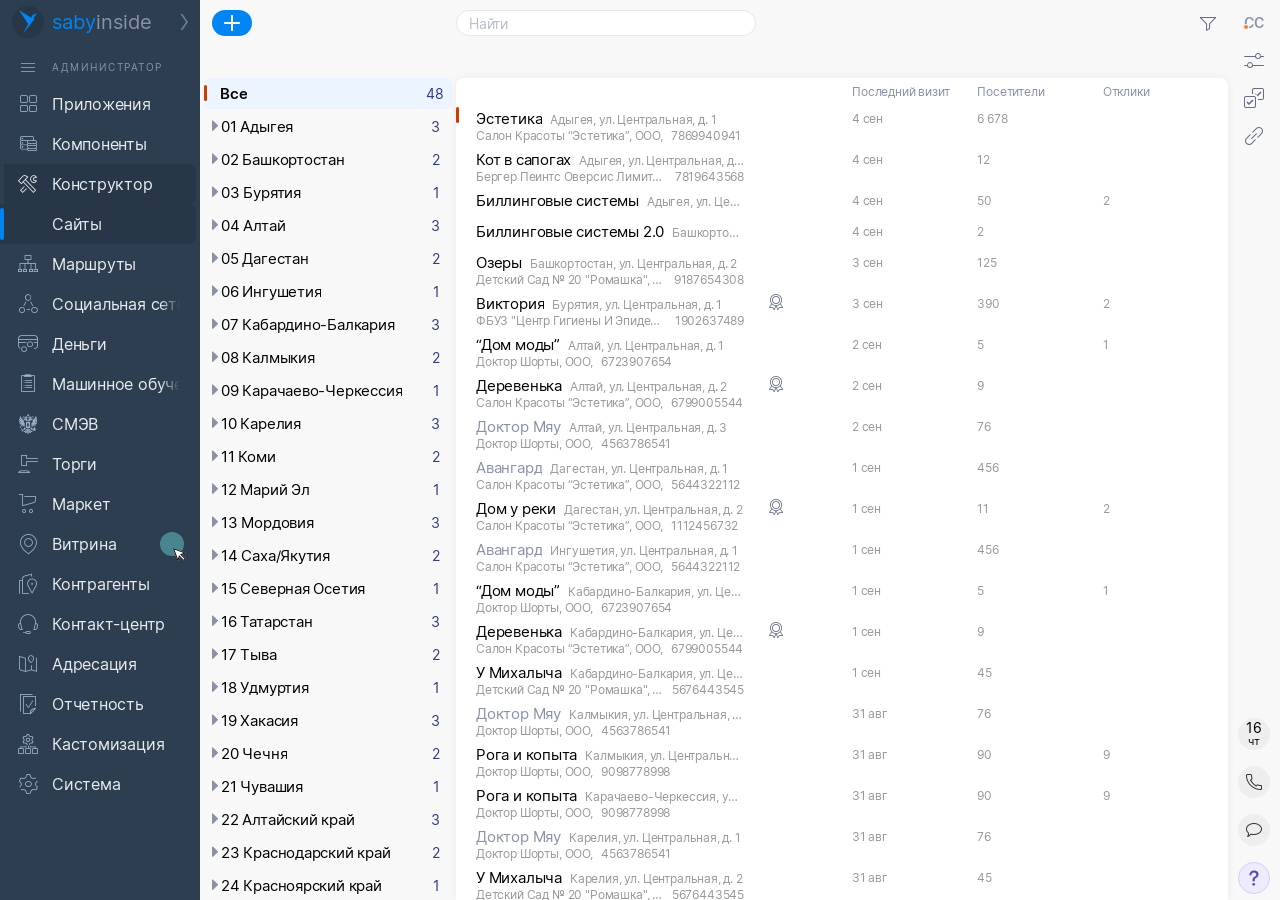
<file: index.html>
<!doctype html>
<html lang="ru"><head><meta charset="utf-8"><meta name="viewport" content="width=device-width,initial-scale=1"><title>Админка сайтов</title><link rel="stylesheet" href="styles.css?v=20261121-filter-states-2"><link rel="stylesheet" href="components/navigation-menu.css?v=20261118-showcase"><link rel="stylesheet" href="components/card-tabs.css?v=20261118-showcase"><link rel="stylesheet" href="components/checkbox.css?v=20261118-showcase"><link rel="stylesheet" href="components/button.css?v=20261118-showcase"><link rel="stylesheet" href="components/card-analytics.css?v=20261118-showcase"><link rel="stylesheet" href="components/scroll-shadow.css"></head>
<body><div id="viewport"><div id="stage" data-figma-node="40:27302">
<aside class="navigation"><div class="logo"><img src="assets/d1f63.svg" width="32" height="32" alt=""><span><b>saby</b>inside</span><img class="logo-arrow" src="assets/b84ab.svg" width="8" height="16" alt=""></div><div class="role"><i class="burger"></i><span>АДМИНИСТРАТОР</span></div><nav id="navigation" aria-label="Разделы"></nav></aside>
<main><header><button class="add" aria-label="Добавить"><img src="assets/14005.svg" width="16" height="16" alt=""></button><div class="header-right"><div class="registry-search"><input id="search" type="search" placeholder="Найти" aria-label="Найти сайт" autocomplete="off"><button id="search-clear" aria-label="Очистить поиск" hidden><i class="icon24" aria-hidden="true">&#xe66c;</i></button><button id="search-submit" aria-label="Поиск"><i class="icon24" aria-hidden="true">&#xe662;</i></button></div><button class="tool filter-trigger" aria-label="Фильтр"><i class="icon24" aria-hidden="true">&#xe94c;</i></button></div></header><div class="tabs-space"></div>
<div class="registry"><aside class="regions" id="regions" aria-label="Регионы"></aside><section class="detail" aria-label="Сайты"><div class="columns"><span>Последний визит</span><span>Посетители</span><span>Отклики</span><span>Шаблон</span></div><div id="rows" role="listbox" aria-label="Список сайтов"></div></section></div></main>
<aside class="toolbar" aria-label="Панель инструментов"><div class="top-tools"><button class="user" aria-label="Пользователь CC">CC<span></span></button><button class="tool icon24" aria-label="Настроить"></button><button class="tool icon24" aria-label="Панель"></button><button class="tool icon24" aria-label="Ссылка"></button></div><div class="informers"><button class="date" aria-label="16, четверг"><span>16</span><small>чт</small></button><button class="round icon" aria-label="Телефон"></button><button class="round icon" aria-label="Сообщения"></button><button class="help" aria-label="Помощь"><img src="assets/cecd5.svg" width="12" height="16" alt=""></button></div></aside>

</div></div><script src="demo-data.js?v=20261119-networks"></script><script src="components/navigation-menu.js?v=20261118-showcase"></script><script src="components/card-analytics.js?v=20261121-audit-fixes"></script><script src="app.js?v=20261121-audit-fixes"></script><script src="components/showcase-card.js?v=20261121-audit-fixes"></script><link rel="stylesheet" href="components/input.css"><link rel="stylesheet" href="components/showcase-card.css?v=20261119-branch-marker"><script src="components/scroll-shadow.js"></script><script>ScrollShadow.mount(document.getElementById("stage"));</script></body></html>
</file>
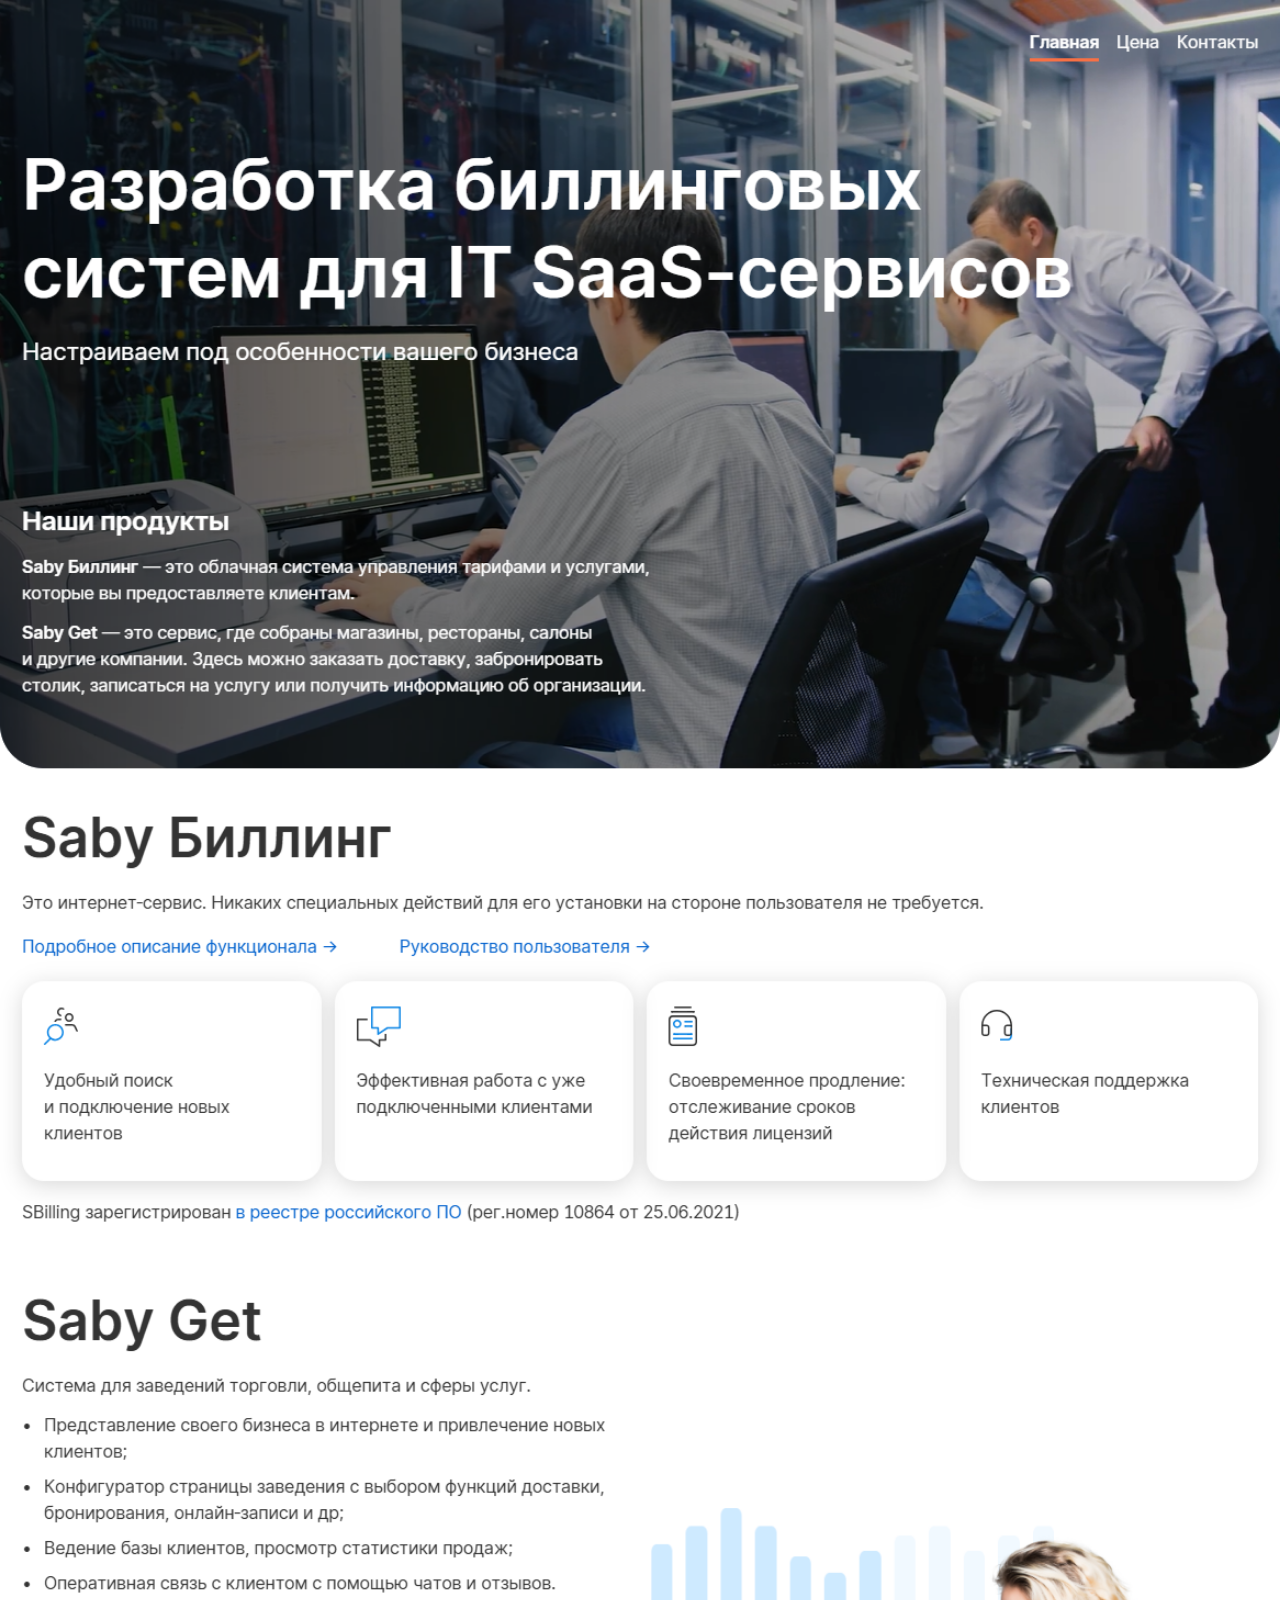
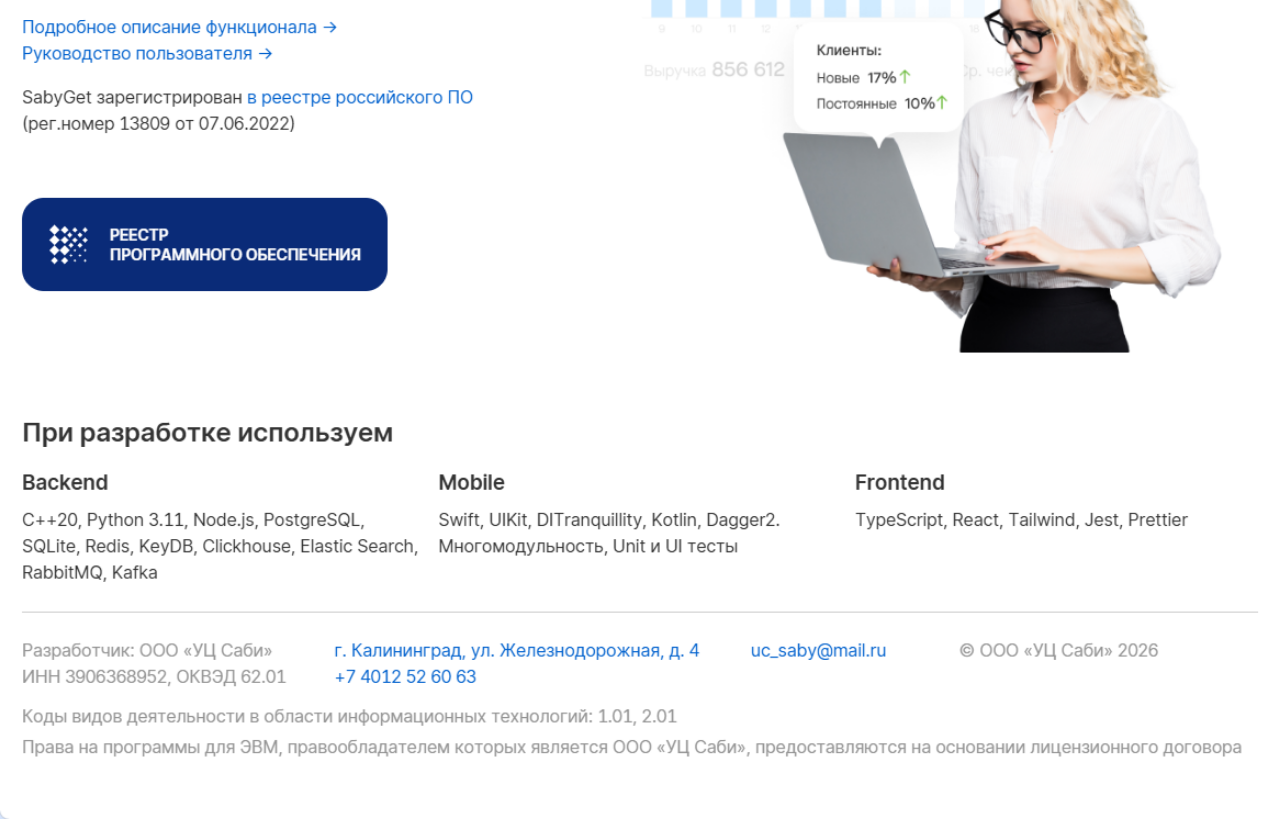
<file: site-preview.html>
<!doctype html><html lang="ru"><meta charset="utf-8"><meta name="viewport" content="width=device-width,initial-scale=1"><title>Биллинговые системы</title><style>html,body{margin:0;background:white}img{display:block;width:100%;height:auto;max-width:1600px;margin:auto}</style><img src="assets/206b5.png" alt="Биллинговые системы — Разработка биллинговых систем для IT SaaS-сервисов"></html>
</file>
<file: styles.css>
@font-face{font-family:Inter;src:url('assets/fonts/Inter-Regular-hint.ttf') format('truetype');font-weight:400;font-style:normal;font-display:block}
@font-face{font-family:Inter;src:url('assets/fonts/Inter-Medium-hint.ttf') format('truetype');font-weight:500;font-style:normal;font-display:block}
@font-face{font-family:Inter;src:url('assets/fonts/Inter-SemiBold-hint.ttf') format('truetype');font-weight:600;font-style:normal;font-display:block}
@font-face{font-family:Inter;src:url('assets/fonts/Inter-Italic-hint.ttf') format('truetype');font-weight:400;font-style:italic;font-display:block}
@font-face{font-family:Inter;src:url('assets/fonts/Inter-MediumItalic-hint.ttf') format('truetype');font-weight:500;font-style:italic;font-display:block}
@font-face{font-family:Inter;src:url('assets/fonts/Inter-SemiBoldItalic-hint.ttf') format('truetype');font-weight:600;font-style:italic;font-display:block}
@font-face{font-family:cbuc-icons;src:url('assets/fonts/cbuc-icons.ttf?v=20261117-supplied') format('truetype');font-display:block}
@font-face{font-family:cbuc-icons24;src:url('assets/fonts/cbuc-icons24.ttf?v=20261117-supplied') format('truetype');font-display:block}
*{box-sizing:border-box}html,body{margin:0;width:100%;height:100%}body{background:#f8f8f8;font:14px Inter,Arial,sans-serif;color:#000;overflow:hidden;letter-spacing:-.1974px}button,input{font:inherit;color:inherit}button{background:none;border:0;padding:0;cursor:pointer}button:focus-visible,input:focus-visible{outline:2px solid #0085f2;outline-offset:2px}.icon{font:16px cbuc-icons;display:inline-flex;align-items:center;justify-content:center}.icon24{font:24px cbuc-icons24;display:inline-flex;align-items:center;justify-content:center}
#viewport{position:fixed;inset:0;overflow:hidden}#stage{position:absolute;left:0;top:0;width:1600px;height:900px;display:flex;overflow:hidden;background:#f8f8f8;transform-origin:0 0}.navigation{width:200px;flex:none;height:100%;background:#2c3e50;overflow:hidden;color:#e4e8eb}.logo{height:50px;display:flex;align-items:center;padding:2px 12px 8px;gap:8px;white-space:nowrap}.logo span{font-size:20px;font-weight:400;color:#8991a9;letter-spacing:0}.logo b{color:#0085f2;font-weight:400}.logo .icon{margin-left:auto;color:#8991a9;font-size:20px}.role{display:flex;align-items:center;gap:16px;height:34px;padding:0 20px;color:#8991a9}.role span{font-size:10px;letter-spacing:1.5px}.role .icon{font-size:12px;width:16px}
.nav-item{height:40px;width:196px;display:flex;align-items:center;gap:16px;padding:0 16px;white-space:nowrap;font-size:16px;text-align:left;border-radius:0 6px 6px 0;position:relative}.nav-item .icon{width:20px;height:24px;font-size:20px;color:#8991a9;flex:none}.nav-item .caption{overflow:hidden;text-overflow:clip}.nav-item.group,.nav-item.current{background:#273748}.nav-item.group .icon{color:#e4e8eb}.nav-item.current{padding-left:52px}.nav-item.current .icon{display:none}.nav-item.current:before{content:"";position:absolute;left:0;top:4px;bottom:4px;width:4px;background:#0085f2;border-radius:3px}.nav-item:hover{background:#34495d}
main{flex:1;min-width:0;display:flex;flex-direction:column;height:900px}header{height:46px;flex:none;display:flex;align-items:center;justify-content:space-between;padding-left:12px}.add{width:40px;height:26px;display:flex;align-items:center;justify-content:center;background:#0085f2;border-radius:100px}.add:hover{background:#0075d5}.header-right{width:1078px;display:flex;align-items:center;justify-content:space-between;padding-right:4px;position:relative}#search{width:300px;height:24px;background:#fff;border:1px solid #e5e7eb;border-radius:12px;padding:0 12px;outline:none;font-size:14px}#search::placeholder{color:rgba(137,145,169,.6)}#search::-webkit-search-cancel-button{cursor:pointer}.tool{width:32px;height:32px;color:#656c87;border-radius:100px}.tool:hover{background:#ebedf2}.tabs-space{height:32px;flex:none}.registry{display:flex;flex:1;min-height:0}.regions{width:270px;flex:none;padding:0 4px;overflow:auto;scrollbar-width:none}.regions::-webkit-scrollbar,.detail::-webkit-scrollbar{display:none}.region{width:100%;height:31px;margin-bottom:2px;padding:0 12px 0 4px;display:flex;align-items:center;gap:1px;border-radius:6px;text-align:left;position:relative;font-size:15px;letter-spacing:-.2115px;white-space:nowrap}.region .arrow{font:12px cbuc-icons;color:#8991a9;width:12px;flex:none}.region .count{margin-left:auto;color:#313e78;font-size:14px}.region.all{padding-left:16px;padding-right:8px}.region.selected{background:#ebf4ff}.region.selected:before{content:"";position:absolute;left:0;top:7px;width:3px;height:16px;border-radius:4px;background:#cc3d00}.region.all .region-name{font-weight:600}.region:hover{background:#f0f2f7}
.detail{background:#fff;flex:1;min-width:0;height:100%;overflow:auto;position:relative;border-radius:8px 8px 0 0;box-shadow:0 0 8px #0000000f;scrollbar-width:none}.columns{height:27px;padding:6px 12px;display:flex;justify-content:flex-end;gap:12px;color:#8991a9;font-size:12px;letter-spacing:-.1692px;white-space:nowrap}.columns span{width:146px;flex:none}.columns span:last-child{text-align:right}.site-row{width:100%;display:flex;align-items:flex-start;gap:12px;padding:0 12px 3px 0;position:relative;text-align:left;white-space:nowrap;outline-offset:-2px}.site-main{width:350px;flex:none;display:flex;align-items:flex-start;position:relative}.check{width:20px;flex:none;opacity:0;height:24px;display:flex;align-items:flex-end;padding:0 3px 6px 4px}.check img{width:13px;height:13px}.site-row:hover .check{opacity:1}.site-text{width:268px;flex:none;padding-top:4px}.site-line{display:flex;align-items:baseline;gap:8px;width:100%}.site-name{font-size:15px;letter-spacing:-.2115px;line-height:normal;white-space:pre}.site-name.muted{color:#8991a9}.address,.company,.inn{font-size:12px;letter-spacing:-.1692px;line-height:normal;color:#999}.address{flex:1;min-width:0;overflow:hidden;text-overflow:ellipsis;white-space:nowrap}.company{max-width:300px;overflow:hidden;text-overflow:ellipsis;flex:none}.company-line{display:flex;gap:8px;white-space:nowrap}.inn{flex:none}.site-status{width:72px;flex:none;padding-top:4px;color:#656c87}.metrics{flex:1;min-width:0;display:flex;align-items:flex-start;gap:12px;padding-top:6px;font-size:12px;color:#999;letter-spacing:-.1692px}.metrics span{flex:1;min-width:0;overflow:hidden;text-overflow:ellipsis}.metrics span:last-child{text-align:right}.site-row[aria-selected="true"]:before{content:"";position:absolute;top:2px;left:0;width:3px;height:16px;border-radius:4px;background:#cc3d00}.site-row:hover{background:#f3f4f8}
.toolbar{width:52px;height:900px;flex:none;display:flex;flex-direction:column;align-items:center;padding:6px 10px;gap:6px}.top-tools{display:flex;flex:1;flex-direction:column;gap:6px}.user{height:32px;width:32px;font-size:14px;font-weight:600;color:#8991a9;position:relative}.user span{position:absolute;left:4.5px;bottom:8.5px;background:#f47843;width:6px;height:6px;border:1px solid #fff;border-radius:3px}.informers{display:flex;flex-direction:column;gap:16px}.round,.date{width:32px;height:32px;display:flex;align-items:center;justify-content:center;background:#3333330d;border-radius:100px}.date{flex-direction:column;letter-spacing:-.1974px;font-size:14px;line-height:15px}.date small{font-size:11px;line-height:13px}.round{font-size:16px;color:#333}.help{height:32px;width:32px;border:1px solid #d4ccff;background:#eeebff;border-radius:16px;display:flex;align-items:center;justify-content:center}


@font-face{font-family:Accordion-Font;src:url('assets/fonts/Accordion-Font.ttf?v=20261117-supplied') format('truetype');font-display:block}.nav-item .icon{font-family:Accordion-Font;color:#9cb1c7}.role{padding:0 12px 0 14px;gap:10px}.role .burger{font:16px Accordion-Font;width:28px;text-align:center;font-style:normal}.logo-arrow{margin-left:auto;flex:none}.nav-item{color:#e9ebec;letter-spacing:-.2256px}.nav-item:not(.current){margin:0 4px;width:192px;padding-left:14px;gap:14px}

/* Selection and Figma filter */
[hidden]{display:none!important}.site-row{cursor:pointer}.site-row:focus-visible{outline:2px solid #0085f2;outline-offset:-2px}.check{cursor:pointer}.row-check,#mark-all,.visitor-summary input{appearance:none;border:0;padding:0;margin:0;width:13px;height:13px;flex:none;background:url('assets/11596.svg') center/13px 13px no-repeat;cursor:pointer}.row-check:checked,#mark-all:checked,.visitor-summary input:checked{background-image:url('assets/e4cbc.svg')}.row-check:checked:hover{background-image:url('assets/8a255.svg')}.multi-mode .check{opacity:1}.multi-mode .site-row[aria-selected=true]{background:#ebf4ff}.multi-mode .site-row[aria-selected=true]:before{display:none}#operations{display:flex;align-items:center;gap:12px;height:36px;background:#f5faff;border-radius:8px;font-size:14px}#operations button{display:flex;align-items:center;gap:4px;height:24px}#operations .icon{color:#656c87}.mark-all{display:flex;align-items:center;gap:4px;padding-left:4px;cursor:pointer}#mark-all:indeterminate{background:#0085f2;border-radius:3px;box-shadow:inset 0 0 0 2px white}#operations .operations-close{margin-left:auto;padding-right:6px;color:#ccc}.has-filters{color:#cc3d00}.multi-mode .row-pin{display:none}
#filter-panel{position:absolute;left:1151px;top:2px;width:400px;z-index:15;background:#fff;border-radius:12px;box-shadow:0 0 18px #0000001f;overflow:hidden}.filter-title{display:flex;align-items:center;gap:6px;height:44px;padding:0 8px}.filter-title>span{font-size:16px;letter-spacing:1.6px;color:#cc3d00}.filter-actions{display:flex;align-items:center;gap:8px;margin-left:auto}#filter-reset{font-size:12px;color:#8991a9}#filter-apply{width:28px;height:28px;border-radius:100%;background:#12a12c;color:#fff}#filter-close{width:28px;height:28px;display:flex;align-items:center;justify-content:center;margin-left:auto}.filter-actions:not([hidden])+#filter-close{margin-left:0}.filter-fields{padding:0 16px 12px 28px;display:flex;flex-direction:column;gap:6px}.filter-fields label{font-size:12px;color:#8991a9;display:flex;flex-direction:column;gap:2px}.filter-fields label>span{display:flex;position:relative;border-bottom:1px solid #d2d6da;height:24px}.filter-fields select{width:100%;border:0;background:none;appearance:none;font:14px Inter;color:#8991a999;outline:none;padding:0 20px 3px 0}.filter-fields select:has(option:checked:not([value=""])){color:#000}.filter-fields label>span>img{position:absolute;right:0;top:3px;pointer-events:none}.filter-extra{background:#f8f8f8;padding:16px 16px 16px 20px;color:#656c87}.filter-extra>div:first-child{padding-left:8px;font-size:12px;letter-spacing:1.2px;margin-bottom:12px}.filter-flags{display:flex;justify-content:space-between}.filter-flags>span{display:flex;align-items:center;gap:6px;padding:0 10px;font-size:14px;height:24px}.filter-flags b{font-weight:400;font-size:8px}.filter-flags button[aria-pressed=true]{color:#cc3d00}
/* Site card 104:13350 */
#site-card{position:absolute;left:400px;top:0;width:1200px;height:900px;z-index:12;display:flex;background:#f8f8f8;box-shadow:-6px 0 11px #0000001c,-2px 0 4px #00000005}.card-main{flex:1;min-width:0;height:100%;display:flex;flex-direction:column}.card-header{padding-left:20px}.card-heading{height:46px;display:flex;align-items:center;gap:12px;padding-right:8px}.card-heading h2{font-size:24px;font-weight:600;letter-spacing:-.3384px;white-space:nowrap;overflow:hidden;text-overflow:ellipsis;margin:0;padding-left:2px}.rename{width:28px;flex:none;color:#8991a9;margin-left:-6px}.appearance{height:26px;padding:0 12px;border:1px solid #0085f266;background:#fff;border-radius:100px;display:flex;gap:4px;align-items:center;white-space:nowrap}.appearance .icon24{color:#0085f2}.heading-spacer{flex:1}.card-chip{background:#99999926;border-radius:100px;height:24px;display:flex;align-items:center;gap:4px;padding:0 12px;white-space:nowrap}.card-tabs{height:32px;display:flex;justify-content:flex-end;gap:24px;padding-right:12px}.card-body{display:flex;gap:12px;flex:1;min-height:0}.card-pages{width:270px;flex:none}.visitor-summary{margin-left:8px;background:#fff;border-radius:8px;padding:8px 12px 8px 8px;box-shadow:0 0 8px #0000000f;display:flex;flex-direction:column;gap:6px}.visitor-summary label{display:flex;align-items:center;gap:4px;color:#313e78;min-height:24px}.visitor-summary label>span{margin-left:auto;color:#000}.page-count-label{font-size:12px;color:#8991a9;text-align:right;padding:25px 12px 15px 0}.card-page{height:31px;width:100%;margin-bottom:2px;display:flex;align-items:center;justify-content:space-between;padding:0 12px 0 16px;position:relative;border-radius:6px;font-size:15px}.card-page span:last-child{font-size:14px;color:#313e78}.card-page.selected{background:#ebf4ff}.card-page.selected span:first-child{font-weight:600}.card-page.selected:before{content:"";position:absolute;left:0;top:7px;height:16px;width:3px;border-radius:4px;background:#cc3d00}.card-page:hover{background:#ebf4ff}.card-content{flex:1;min-width:0;overflow:auto;padding-top:8px;scrollbar-width:none}.card-link{height:36px;padding-top:4px;color:#2562aa}.site-preview{width:100%;height:227px;border:1px solid #eee;border-radius:8px;overflow:hidden;box-shadow:0 0 8px #0000000f;margin:auto}.site-preview>img{display:block;width:100%;height:auto;pointer-events:none}.site-preview.mobile{width:320px}.device-switch{height:48px;display:flex;align-items:center;justify-content:center;gap:12px}.device-switch button{height:24px;padding:0 12px;display:flex;align-items:center;justify-content:center;border-radius:167px;background:#fff;box-shadow:0 0 3px #0000001a}.device-switch button[aria-pressed=true]{background:#05121e}.device-switch button:first-child:not([aria-pressed=true]) img{filter:invert(1)}.device-switch button:nth-child(2)[aria-pressed=true] img{filter:brightness(0) invert(1)}.visit-chart{background:white;border-radius:8px;padding:13px 12px 12px;box-shadow:0 0 4px #0000000f}.visit-chart>strong{font-size:10px;color:#313e78;font-weight:600}.chart-body{display:flex;gap:16px;margin-top:8px;height:200px}.y-axis{width:14px;display:flex;flex-direction:column;justify-content:space-between;padding:8px 0 17px;font-size:12px;color:#8991a9;text-align:right}.chart-grid{flex:1;position:relative;background:repeating-linear-gradient(to bottom,transparent 0,transparent 52px,#eaeaea 52px,#eaeaea 53px);background-position:0 12px}.graph-slot{position:absolute;left:0;right:0;bottom:27px;height:160px;overflow:hidden}.graph-slot>img{display:block;max-width:100%;height:auto;position:absolute;bottom:0}.x-axis{display:flex;position:absolute;bottom:0;left:0;right:0;justify-content:space-between;color:#82929f;font-size:12px}.x-axis .weekend{color:#cc4036}.card-statistics{margin-top:8px;width:100%;aspect-ratio:866/244;position:relative;border-radius:8px;overflow:hidden;box-shadow:0 0 8px #0000000f}.card-statistics>img{position:absolute;left:0;top:0;height:100%;width:122.17%;max-width:none}.card-tools{width:52px;flex:none;display:flex;flex-direction:column;align-items:center;padding:7px 10px 6px;gap:6px}.card-top-tools{flex:1;display:flex;flex-direction:column;gap:6px}.card-top-tools>button{height:32px;width:32px;display:flex;align-items:center;justify-content:center;color:#656c87;border-radius:100px}.card-top-tools>button:hover{background:#eceef2}.card-top-tools>button:first-child{background:#3333330d}.parameter-sheet{background:#fff;border-radius:8px;padding:12px}.parameter-sheet h3{margin:0 0 8px;font-size:15px;font-weight:600}.parameter-sheet h3:not(:first-child){margin-top:12px}.domain-line{display:flex;align-items:center;gap:12px;margin-bottom:14px}.domain-line input{border:0;color:#12a12c;font-weight:600;font-size:24px;width:192px;outline:none}.muted-action{color:#999;font-size:15px}.favicon-field,.indexing{display:flex;gap:8px;align-items:center;font-size:14px;color:#8991a9;margin-bottom:8px}.favicon-field>img{border:1px solid #e4e4e4;border-radius:28px}.indexing>button{width:24px;height:16px;display:flex}.indexing>button[aria-checked=false] img{filter:grayscale(1);transform:scaleX(-1)}.stacked-field{display:flex;flex-direction:column;gap:4px;color:#8991a9;font-size:14px;margin-top:12px}.stacked-field>input,.stacked-field>textarea{font:14px Inter;border:0;background:none;color:#000;padding:0;outline:none;resize:vertical;min-height:22px;width:100%}.stacked-field>textarea{height:28px}.inline-field{display:flex;gap:24px;align-items:baseline;margin:12px 0;font-size:14px}.inline-field>span{color:#8991a9;flex:none;min-width:124px}.inline-field>input{min-width:0;flex:1;font:14px Inter;border:0;outline:none;color:#000}.code-preview{height:100px;border-radius:6px;background:#f8f8f8;overflow:hidden;color:#000;padding:8px;font:14px monospace;line-height:18px}.code-preview span{color:blue}.code-preview em{color:#b02121;font-style:normal}.code-preview b{color:#708;font-weight:400}.access{display:flex;gap:8px;color:#8991a9;font-size:14px;margin:12px 0}.access>select{border:0;appearance:none;background:none;color:#000;font:14px Inter}

.graph-slot>img{max-width:none;width:515.828px;height:169px;transform:scaleX(var(--graph-scale,1));transform-origin:left bottom}

/* Проверка дизайнером — согласованные состояния карточки биллинга. */
.card-top-tools .verification-icon,.verification-icon{color:#ccc}.verification-icon .icon{font-size:24px}.verification-icon.is-verified{color:#159b32}
#verification-menu{position:absolute;z-index:20;right:42px;top:44px;background:#fff;border-radius:12px;box-shadow:0 4px 24px #0003;padding:16px 20px;min-width:246px}
#verification-menu [role=menuitemradio]{display:flex;align-items:center;gap:14px;height:48px;width:100%;text-align:left;font-size:22px;white-space:nowrap}
#verification-menu [role=menuitemradio]:hover{background:#f8f8f8}#verification-menu .verification-icon{width:28px;display:flex;justify-content:center}#verification-menu .verification-icon .icon{font-size:30px}
#verification-menu .verification-dismiss{position:absolute;right:-16px;top:10px;width:36px;height:36px;display:flex;align-items:center;justify-content:center;border-radius:50%;background:#d9d9d9;color:white}
.live-statistics{background:white;padding:12px 16px;aspect-ratio:866/244;display:flex;flex-direction:column;gap:16px}.live-statistics>div{display:flex;justify-content:space-between;width:76%}.live-statistics>div>span:before{content:"";display:inline-block;width:7px;height:7px;margin-right:8px;border-radius:1px;background:#ffa657}.live-statistics>div:nth-child(2)>span:before{background:#598bff}.live-statistics>div:nth-child(3)>span:before{background:#43bd86}

/* График из данных записи; шрифтовые иконки масштабируются при раскладке, без transform. */
.visitor-graph{display:block;width:100%;height:100%;overflow:visible}.card-top-tools .icon24{font-synthesis:none;line-height:1;letter-spacing:0}.card-top-tools .icon{font-synthesis:none;line-height:1;letter-spacing:0}
/* Registry filter: nested, cancellable template selection. */
#filter-template{font-size:14px;width:100%;text-align:left;padding:0 20px 3px 0;color:#8991a999;overflow:hidden;white-space:nowrap;text-overflow:ellipsis}#filter-template.filled{color:#000}.filter-fields{background:#fff}.filter-extra{padding-top:16px}#empty-result{position:absolute;inset:0;display:flex;flex-direction:column;align-items:center;justify-content:center;gap:12px;color:#aab0c1;font-size:24px;letter-spacing:-.3384px;pointer-events:none}#empty-result img{width:200px;height:200px;transform:scaleX(-1)}.empty-registry>.columns,.empty-registry>.row-pin{display:none}
#template-panel{position:absolute;right:0;top:0;width:752px;height:900px;z-index:20;display:flex;background:#f8f8f8;box-shadow:-6px 0 22px #0000001c,-2px 0 8px #00000005}.template-main{width:700px;display:flex;flex-direction:column}.template-header{height:46px;display:flex;align-items:center;padding-left:16px;gap:12px;flex:none}.template-header h2{font-size:20px;letter-spacing:-.282px;margin:0;font-weight:600;flex:1}.template-header input{width:300px;height:26px;border:1px solid #eaeaea;background:#fff;border-radius:14px;padding:0 12px;outline:none}.template-header input::placeholder{color:#aab0c1}#template-save{width:32px;height:32px;background:#12a12c;color:white;border-radius:50%;flex:none;margin-right:-4px}#template-selection{margin:6px 4px 0 16px;display:flex;align-items:center;gap:4px;height:36px;border-radius:8px;padding:0 6px;background:#f5faff;box-shadow:0 0 6px #0000001a;flex:none}#template-clear{margin-left:auto;color:#aab0c1}#template-all{accent-color:#cc3d00;width:12px;height:12px;margin:0}.template-grid{padding:7px 4px 0 16px;display:grid;grid-template-columns:repeat(3,minmax(0,1fr));gap:6px}.template-tile{position:relative;height:320px;display:flex;flex-direction:column;overflow:hidden;border-radius:8px;box-shadow:0 0 8px #0000000f;cursor:pointer}.template-tile strong{font-size:20px;font-weight:600;line-height:24px;letter-spacing:-.282px;padding:12px;flex:none}.template-image{flex:1;min-height:0;position:relative;overflow:hidden}.template-image img{width:100%;height:100%;object-fit:cover;display:block}.template-tile:nth-child(2) .template-image img{position:absolute;left:-7.49%;width:124.65%;max-width:none}.template-tile>input{position:absolute;top:6px;left:4px;margin:0;width:13px;height:13px;appearance:none;background:url('assets/template-unchecked.svg') center/13px no-repeat;cursor:pointer}.template-tile>input:checked{background-image:url('assets/template-checked.svg')}.template-tools{width:52px;display:flex;flex-direction:column;align-items:center;padding-top:7px;gap:7px}.template-tools>button{width:32px;height:32px;display:flex;align-items:center;justify-content:center;color:#656c87}#template-close{background:#3333330d;border-radius:50%}.template-informers{margin-top:auto;margin-bottom:8px;display:flex;flex-direction:column;gap:16px;align-items:center}.template-informers .date{display:flex}
#filter-template-clear{position:absolute;right:22px;top:3px;width:16px;height:16px;display:flex;align-items:center;justify-content:center}

.filter-fields{border-radius:0 0 12px 12px;padding-top:2px}.filter-fields label{padding-bottom:2px}.filter-fields label>span>img{width:16px;height:16px}#filter-template-clear{position:static;color:#ccc;margin:0 18px 3px 0;flex:none}#filter-template.filled{width:auto;max-width:calc(100% - 34px);padding-right:0}.filter-flags>span{flex:1;justify-content:flex-start;padding:0 10px}.filter-flags{gap:0}.template-image:after{content:"";position:absolute;inset:0;pointer-events:none;background:linear-gradient(to bottom,var(--template-bg),transparent 16.25%)}

/* Registry interactions: preserve the existing row geometry. */
.row-commands{position:absolute;right:0;bottom:0;display:flex;align-items:flex-end;gap:6px;padding:4px 6px 3px;background:#f3f4f8;visibility:hidden;pointer-events:none}
.row-commands button{width:24px;height:24px;display:flex;align-items:center;justify-content:center;color:#656c87;border-radius:100px}
.row-commands button:hover,.row-commands button:active{background:transparent;color:#1e5391}.row-commands [data-row-action="delete"]{color:#c2140a}
.site-row:hover .row-commands,.site-row:is(:focus-visible,:has(:focus-visible)) .row-commands{visibility:visible;pointer-events:auto}
.site-row:is(:focus-visible,:has(:focus-visible)) .check{opacity:1}.check{visibility:hidden}.site-row:hover .check,.site-row:is(:focus-visible,:has(:focus-visible)) .check,.multi-mode .check{visibility:visible}
.multi-mode .site-row[aria-selected=true]{background:transparent}.multi-mode .site-row:hover,.multi-mode .site-row:is(:focus-visible,:has(:focus-visible)){background:#f3f4f8}
.site-row[aria-selected=true]:before{display:none}.site-row[data-current=true]:before,.multi-mode .site-row[data-current=true]:before{content:"";display:block;position:absolute;top:2px;left:0;width:3px;height:16px;border-radius:4px;background:#cc3d00}
#operations{position:sticky;top:0;z-index:5;background:#f5faff;border-radius:8px 8px 0 0;min-height:36px}
.columns{position:sticky;top:0;z-index:4;background:white}.multi-mode .columns{top:36px}.detail .columns{box-shadow:none}.detail.is-scrolled .columns{box-shadow:0 3px 4px #0000000d}
#mark-all:indeterminate{background:#cc3d00;border-radius:3px;box-shadow:inset 0 0 0 3px white}
#sort-menu{position:absolute;right:0;top:46px;width:300px;z-index:12;background:#fff;border-radius:8px;box-shadow:0 5px 20px #00000026;padding:12px 8px}
.sort-title{position:relative;height:28px;padding:0 32px 0 24px;display:flex;align-items:flex-start;color:#8991a9;letter-spacing:1.5px;font-size:14px}.sort-title button{position:absolute;right:0;top:0;display:flex;align-items:center;justify-content:center;color:#656c87;width:24px;height:24px;letter-spacing:0}
.sort-option{display:flex;align-items:center;height:38px;border-radius:20px}.sort-option:hover{background:#f3f4f8}
.sort-option>[data-sort]{display:flex;align-items:center;gap:10px;flex:1;text-align:left;font-size:15px;height:100%}.sort-option .icon{width:20px;color:#656c87}.sort-dot{width:7px;height:7px;flex:none;border-radius:50%;margin-left:9px;background:white;border:1px solid #e5e7eb;visibility:hidden}.sort-option:hover .sort-dot,.sort-option:focus-within .sort-dot{visibility:visible}.sort-option [aria-checked=true] .sort-dot{visibility:visible;width:5px;height:5px;margin-left:10px;margin-right:1px;border:0;background:#cc3d00}
.sort-direction{width:32px;height:32px;color:#8991a9;font-size:22px;font-weight:300;border-radius:50%}.sort-direction:hover{background:white;box-shadow:0 0 4px #00000018}
/* Render the original icon font at its native size on the toolbar pixel grid. */
.toolbar .tool,.toolbar .round{display:flex;align-items:center;justify-content:center;flex:none;letter-spacing:0;font-synthesis:none;line-height:1}
.toolbar .tool.icon24,.toolbar .icon24{font-family:cbuc-icons24;font-size:24px;font-weight:400;font-style:normal;line-height:24px;letter-spacing:0;font-synthesis:none}
.toolbar .tool:hover,.toolbar .tool[aria-expanded=true]{color:#1e5391;background:#3333330d}
.toolbar .sort-trigger{position:relative;color:#656c87}
.sort-trigger-symbol{position:absolute;left:4px;top:4px;width:24px;height:24px;overflow:hidden;display:flex;align-items:center}
.sort-trigger-symbol>.icon24{width:24px;height:24px;flex:none;line-height:24px}
.sort-trigger:not([data-sort-field=order]) .sort-trigger-symbol{width:12px}
.sort-trigger[data-sort-field=visitors] .sort-trigger-symbol,.sort-trigger[data-sort-field=date] .sort-trigger-symbol{width:16px;left:2px}
.sort-trigger[data-sort-field=visitors]>.sort-arrow,.sort-trigger[data-sort-field=date]>.sort-arrow{left:6px}
.sort-trigger[data-sort-field=visitors] .sort-trigger-symbol>.icon24,.sort-trigger[data-sort-field=date] .sort-trigger-symbol>.icon24{width:16px;font:400 16px/16px cbuc-icons;justify-content:flex-start}
.sort-arrow{position:relative;display:block;width:24px;height:24px;flex:none;overflow:hidden;clip-path:inset(0 0 0 12px)}
.sort-arrow>.icon24{display:block;width:24px;height:24px;font:400 24px/24px cbuc-icons24;letter-spacing:0;font-synthesis:none}
.sort-arrow.is-descending{transform:scaleY(-1)}
.sort-trigger>.sort-arrow{position:absolute;left:4px;top:4px}
.sort-option>[data-sort]{gap:6px}
.sort-menu-symbol{width:24px;height:24px;flex:none;display:flex;align-items:center;color:#656c87}
.sort-menu-symbol>.icon24{flex:none;width:24px;height:24px;line-height:24px;letter-spacing:0;font-synthesis:none}
.sort-menu-symbol[data-sort-symbol=responses]>.icon24{clip-path:inset(0 12px 0 0)}
.sort-direction{display:flex;align-items:center;justify-content:center;color:#656c87}
.sort-direction>.sort-arrow{margin-left:-12px}
.sort-direction:hover{color:#1e5391}
.row-check:checked,.row-check:checked:hover,#mark-all:checked{background-image:url('assets/template-checked.svg')}

#registry-confirmation{position:absolute;inset:0;z-index:40;display:flex;align-items:center;justify-content:center;padding-right:52px}
.registry-confirm-box{width:350px;padding:20px 40px 24px;background:linear-gradient(120deg,#fff,#f4faff);border-radius:8px;box-shadow:0 8px 30px #00000026;text-align:center}
.confirm-accent{display:block;width:40px;height:3px;border-radius:2px;background:#0085f2;margin:0 auto 22px}
.registry-confirm-box p{font-size:18px;line-height:24px;margin:0 0 26px;letter-spacing:-.254px}
.confirm-actions{display:flex;gap:8px;justify-content:center}.confirm-actions button{width:86px;height:24px;border:1px solid #0085f2;background:white;border-radius:20px;font-size:14px;line-height:20px}.confirm-actions #registry-confirm-yes{border-color:#ff8151}.confirm-actions button:hover{background:#ebf4ff}.confirm-actions #registry-confirm-yes:hover{background:#fff2eb}.confirm-actions button:focus:not(:focus-visible){outline:none}
:is(#marks-menu,#access-marks-menu){position:absolute;width:220px;z-index:15;background:#f5faff;border-radius:8px;padding:12px 0 10px;box-shadow:0 5px 24px #00000026}
.marks-title{position:relative;padding:0 36px 0 20px;height:28px;font-size:14px;letter-spacing:1.5px;color:#8991a9}.marks-title button{position:absolute;right:12px;top:0;width:24px;height:24px;color:#656c87;letter-spacing:0}
:is(#marks-menu,#access-marks-menu)>:is([data-marks],[data-access-marks]){display:block;width:100%;height:38px;text-align:left;padding:0 20px;font-size:16px}:is(#marks-menu,#access-marks-menu)>:is([data-marks],[data-access-marks]):hover{background:#ebedf2}
#registry-toast{position:absolute;right:16px;bottom:16px;z-index:45;display:flex;align-items:center;gap:10px;padding:10px 12px;background:linear-gradient(105deg,#dff2e4,#f5fbf6);border-radius:6px;box-shadow:0 0 8px #00000026;font-size:16px}
.copied-check{color:#279a3f;font-size:24px;line-height:24px}#registry-toast button{width:24px;height:24px;color:#656c87}

/* Confirmation: desktop standard, Figma 15763:15482. */
.registry-confirm-box{position:relative;padding:43px 24px 24px;background-image:url("data:image/svg+xml;utf8,<svg viewBox='0 0 350 182' xmlns='http://www.w3.org/2000/svg' preserveAspectRatio='none'><rect x='0' y='0' height='100%' width='100%' fill='url(%23grad)' opacity='0.07999999821186066'/><defs><radialGradient id='grad' gradientUnits='userSpaceOnUse' cx='0' cy='0' r='10' gradientTransform='matrix(30.15 44.65 44.907 -30.323 87.5 -27.5)'><stop stop-color='rgba(12,148,255,0)' offset='0'/><stop stop-color='rgba(12,148,255,1)' offset='1'/></radialGradient></defs></svg>"), linear-gradient(90deg, rgb(255, 255, 255) 0%, rgb(255, 255, 255) 100%);box-shadow:0 0 18px #0000001f;overflow:hidden}
.confirm-accent{position:absolute;top:20px;left:calc(50% - 20px);margin:0}
.registry-confirm-box p{line-height:23px;margin:0 0 24px;letter-spacing:-.2538px}
.confirm-actions button{width:80px;border-color:#5292dc}.confirm-actions #registry-confirm-yes{border-color:#f88f62}

/* Registry search and command hovers. */
.registry-search{position:relative;width:300px;height:26px;flex:none}
.registry-search #search{width:100%;height:26px;border-radius:14px;padding:0 54px 0 12px;font-size:14px}
.registry-search #search::-webkit-search-cancel-button{display:none}
.registry-search>button{position:absolute;top:1px;width:24px;height:24px;display:flex;align-items:center;justify-content:center;color:#656c87;border-radius:50%}
#search-submit{right:4px}#search-clear{right:28px;color:#8991a9}.registry-search>button:hover{background:#f3f4f8}
.site-text mark{background:#ffffcc;color:inherit}
.site-name:hover{text-decoration:underline;text-underline-offset:2px}
#operations [data-operation]:hover>span,#marks-toggle:hover{text-decoration:underline;text-underline-offset:2px}
.sort-title{display:flex;align-items:center;padding-top:0;padding-bottom:0}.sort-title button{top:2px}

/* Filter controls: Figma JZtfJRIRkYhNxIHb4TUTi0, 36:20046 and 49:27598. */
.filter-flags>span{flex:none;gap:6px;height:24px;padding:0 10px;border-radius:100px;color:#656c87;white-space:nowrap}
.filter-flags>span:hover,.filter-flags>span:focus-within{background:#fff}
.filter-flags b{display:block;width:3px;height:3px;flex:none;border-radius:4px;background:#656c87}
.filter-flags button{height:24px;line-height:normal;letter-spacing:-.1974px;color:inherit}

.filter-fields label>span{height:24px;align-items:center;border-bottom:1px solid #d2d6da}
#filter-template,.filter-fields select{height:23px;line-height:normal;padding:0 20px 4px 0;letter-spacing:-.1974px}
#filter-template.filled{max-width:calc(100% - 36px)}
#filter-template-clear,#filter-company-clear{display:inline-flex;align-items:center;justify-content:center;position:static;width:16px;height:16px;flex:none;margin:0 0 1px;color:#ccc}
.filter-fields select:has(option:checked:not([value=""])){field-sizing:content;width:auto;max-width:calc(100% - 36px);padding-right:0}
.filter-fields label>span>img{right:0;top:3px;width:16px;height:16px}

/* Fluid demo canvas: typography and controls stay at their native size. */
#viewport{width:100%;height:100%;max-width:1600px;max-height:900px;right:auto;bottom:auto;overflow:auto}
#stage{position:relative;width:100%;height:100%;min-width:768px;transform:none;zoom:1}
main,.toolbar{height:100%}
.navigation{overflow-y:auto;scrollbar-width:none}
.header-right{width:calc(100% - clamp(200px,20vw,270px));min-width:0;gap:12px}
.registry-search{width:min(300px,calc(100% - 44px));min-width:0}
.header-right>.tool,.add{flex-shrink:0}
.regions{width:clamp(200px,20vw,270px)}
.region-name{min-width:0;overflow:hidden;text-overflow:ellipsis}.region .count{flex-shrink:0}
.detail{container-type:inline-size}
.columns{padding-left:446px;gap:12px;min-width:850px}
.columns span{width:0;flex:1;min-width:0}
.site-row{min-width:850px}
.site-text{width:calc(100% - 20px);min-width:0}
.site-name{min-width:0;max-width:100%;overflow:hidden;text-overflow:ellipsis;white-space:nowrap;flex-shrink:1}
.company{min-width:0;flex:0 1 auto}.company-line{min-width:0}
.site-status{width:72px}
#operations{min-width:850px}
#filter-panel{left:auto;right:49px;max-width:calc(100% - 52px);max-height:calc(100% - 4px);overflow-y:auto}
#site-card{left:auto;right:0;width:min(1200px,100%);height:100%}
.card-pages{overflow-y:auto;min-height:0}.card-tabs{flex-shrink:0;overflow-x:auto}
.card-heading h2{min-width:0}.card-heading>button,.card-heading>.appearance,.card-chip{flex-shrink:0}
#template-panel{width:min(752px,100%);height:100%}
.template-main{width:auto;flex:1;min-width:0}.template-grid{overflow-y:auto;min-height:0}
.template-header input{width:min(300px,45%)}
.tool-pin{left:auto;right:10px}
@media (min-width:1200px){
 .site-row,.columns,#operations{min-width:0}
 .site-main{width:clamp(300px,calc(100cqw - 728px),350px)}
 .columns{padding-left:clamp(396px,calc(100cqw - 632px),446px)}
}
@media (max-width:767px){
 #stage{min-width:768px}
 .navigation{width:52px}.logo{padding:8px 10px}.logo span,.logo-arrow,.role span,.nav-item .caption{display:none}
 .role{padding:0 12px}.nav-item:not(.current){width:44px;padding-left:10px;margin:0 4px}.nav-item.current{width:48px;padding-left:0}
 .regions{width:180px}.header-right{width:calc(100% - 180px)}
 #site-card{width:100%}.card-pages{width:180px}
}
/* Lookup interaction states from the supplied Saby Screen recording. */
.filter-fields .lookup-field{position:relative;min-width:0}
.filter-fields .lookup-field>label{display:block;padding:0;font-size:12px;color:#8991a9;line-height:normal;margin-bottom:2px}
.lookup-line{display:flex;align-items:center;height:24px;min-width:0;position:relative;border-bottom:1px solid #d2d6da;padding-right:20px;cursor:text}
.lookup-line:hover{border-bottom-color:#b5b8bd}
.lookup-line:focus-within{border-bottom:2px solid #ccc}
.lookup-line input{border:0;outline:none!important;background:transparent;padding:0 0 4px;min-width:0;width:100%;height:23px;font:14px Inter;letter-spacing:-.1974px;flex:1;color:#000;text-overflow:ellipsis}
.lookup-line input::placeholder{color:#8991a999;opacity:1}
.lookup-value{flex:0 1 auto;min-width:0;max-width:calc(100% - 36px);overflow:hidden;text-overflow:ellipsis;white-space:nowrap;padding-bottom:4px;line-height:normal}
.lookup-line:has(.lookup-value):not(:focus-within) input{width:0;flex:0;padding:0}
.lookup-line:has(.lookup-value):focus-within input{min-width:60px;flex:1}
.lookup-line:focus-within .lookup-value{max-width:65%}
.lookup-remove,.lookup-clear{display:flex;align-items:center;justify-content:center;width:16px;height:16px;flex:none;color:#ccc;margin-bottom:1px}
.lookup-remove:hover,.lookup-clear:hover{color:#8991a9}
.lookup-count{color:#8991a9;white-space:nowrap;flex:none;margin:0 4px 4px;line-height:normal}
.lookup-count:hover{text-decoration:underline}
.lookup-clear{margin-left:auto}
.lookup-picker{position:absolute;right:0;top:3px;width:16px;height:16px;display:flex;align-items:center;justify-content:center;border-radius:100px}
.lookup-picker:hover img{filter:brightness(.7)}
.lookup-picker img{display:block}
.lookup-suggestions{position:absolute;left:-12px;right:-12px;top:100%;z-index:3;background:#fff;border-radius:12px;box-shadow:0 0 24px #0000001f;padding:8px 0}
.lookup-suggestions-options>[role=option]{display:block;width:100%;height:30px;padding:0 12px;text-align:left;font-size:14px;line-height:30px;overflow:hidden;text-overflow:ellipsis;white-space:nowrap}
.lookup-suggestions-options>[role=option]:hover,.lookup-suggestions-options>[aria-selected=true]{background:#f3f4f8}
.lookup-suggestions-close{position:absolute;right:-14px;top:6px;width:28px;height:28px;display:flex;align-items:center;justify-content:center;border-radius:50%;background:rgba(202,202,202,.7)}
.lookup-suggestions-close img{display:block}
.lookup-suggestions-close:hover{background:#bcbcbc}
.lookup-suggestions-footer{display:flex;justify-content:flex-end;align-items:center;height:30px;padding-right:24px}
.lookup-suggestions-footer button{font-size:14px;color:#8991a9}
.lookup-suggestions-footer button:hover{color:#1e5391;text-decoration:underline}
.lookup-field:has(.lookup-suggestions:not([hidden])){z-index:4}
.filter-flags button:hover{text-decoration:underline;text-underline-offset:2px}
#filter-close:hover{background:#f5f5f5;border-radius:100px}
#filter-reset:hover{text-decoration:underline}
#filter-apply:hover{filter:brightness(.92)}
#company-panel{position:absolute;top:0;right:0;width:min(752px,100%);height:100%;z-index:20;display:flex;background:#f8f8f8;box-shadow:-6px 0 11px #0000001c,-2px 0 4px #00000005}
.company-list{background:#fff;overflow:auto;flex:1;min-height:0}
.company-option{display:flex;align-items:center;gap:8px;min-height:40px;padding:8px 12px;cursor:pointer;font-size:15px}
.company-option:hover,.company-option:has(:checked){background:#f3f4f8}
.company-option>input{appearance:none;flex:none;width:13px;height:13px;margin:0;background:url('assets/11596.svg') center/13px 13px no-repeat}
.company-option>input:checked{background-image:url('assets/e4cbc.svg')}

/* Native sizes checked against Figma 40:27302; never scale desktop type. */
html{-webkit-text-size-adjust:100%;text-size-adjust:100%}
.site-text{width:min(268px,calc(100% - 20px))}
.registry-search,.registry-search #search{height:24px;border-radius:12px}
.registry-search>button{top:0}

/* Shared contrast search: all five states from Figma 20067:12311. */
.search-control,.registry-search.search-control{display:flex;align-items:center;gap:4px;position:relative;width:300px;max-width:100%;height:26px;flex:none;padding:0 4px 0 12px;border:1px solid #e5e7eb;border-radius:100px;background:#fff;overflow:hidden}
.search-control input[type="search"],.registry-search.search-control #search,.template-header .search-control input[type="search"]{appearance:none;display:block;flex:1;min-width:0;width:0;max-width:none;height:24px;margin:0;padding:0;border:0;border-radius:0;outline:none;background:transparent;color:#000;font:400 14px/18px Inter,Arial,sans-serif;letter-spacing:-.1974px;box-shadow:none}
.search-control input[type="search"]:focus-visible{outline:none}
.search-control input[type="search"]::placeholder,.template-header .search-control input[type="search"]::placeholder{color:rgba(137,145,169,.6);opacity:1}
.search-control input[type="search"]::-webkit-search-cancel-button,.search-control input[type="search"]::-webkit-search-decoration{display:none}
.search-control>button,.registry-search.search-control>button{position:static;display:flex;align-items:center;justify-content:center;flex:none;width:16px;height:16px;padding:0;margin:0;border-radius:0;background:transparent;color:#8991a9}
.search-control>button[data-search-action="submit"],.registry-search.search-control #search-submit{box-sizing:content-box;padding-right:4px;color:#656c87}
.search-control>button .icon{width:16px;height:16px;padding-bottom:1px;font:400 16px/normal cbuc-icons;letter-spacing:0}
.registry-search.search-control>button:hover{background:transparent}
.template-header .search-control{width:min(300px,45%)}
.registry-search.search-control{width:min(300px,calc(100% - 44px));min-width:0}

/* Registry alignment and filter states approved in the annotated screenshots. */
main>header{display:grid;grid-template-columns:clamp(200px,20vw,270px) minmax(0,1fr);padding-left:0}
main>header>.add{margin-left:12px}
main>header>.header-right{width:auto;min-width:0;align-self:center}
.site-row{min-height:31px}
.row-commands{top:auto;bottom:0;height:31px;align-items:center;padding:0 6px;max-height:100%;border-radius:8px 0 0 0}
.columns span{overflow:hidden;text-overflow:ellipsis}
.lookup-line:hover,.lookup-line:focus-within{border-bottom:1px solid #8991a9}
.filter-selected-condition{display:flex;align-items:center;gap:4px;min-height:24px;margin:0 0 0 -10px;color:#000}
.filter-condition-label{height:24px;padding:0 10px;border-radius:100px;font-size:14px;line-height:18px;white-space:nowrap}
.filter-condition-label:hover,.filter-condition-label:focus-visible{background:#f3f4f8}
.filter-condition-remove{display:flex;align-items:center;justify-content:center;width:16px;height:16px;color:#ccc;flex:none}
.filter-condition-remove:hover{color:#8991a9}
@media (max-width:767px){main>header{grid-template-columns:180px minmax(0,1fr)}}
/* Accordion sections and the supplied read-only showcase registry. */
#filter-panel{overflow:visible}
.filter-extra{border-radius:0 0 12px 12px}
.filter-trigger{width:32px;height:32px;display:flex;align-items:center;justify-content:center;padding-top:2px;color:#656c87;border-radius:100px}
.filter-trigger>.icon24{width:24px;height:24px;padding-bottom:2px;font:400 24px/normal cbuc-icons24;letter-spacing:0}
.filter-trigger:hover{background:rgba(51,51,51,.05);color:#1e5391}
#filter-chips{display:flex;align-items:center;justify-content:flex-end;gap:2px;min-width:0;margin-left:auto;overflow:hidden}
#filter-chips:empty{display:none}
.filter-chip{display:flex;align-items:center;flex:none;height:26px;max-width:180px;padding-left:8px;padding-right:1px;border-radius:100px;background:#ebf4ff;color:#000;font-size:14px;gap:0}
.filter-chip-label{min-width:0;overflow:hidden;text-overflow:ellipsis;white-space:nowrap}
.filter-chip-clear{display:flex;align-items:center;justify-content:center;flex:none;width:24px;height:24px;color:#ccc;border-radius:50%}
.filter-chip-clear:hover{color:#8991a9;background:rgba(51,51,51,.05)}
.header-right:has(#filter-chips:not(:empty)){gap:2px}
.header-right:has(#filter-chips:not(:empty))>.registry-search{margin-right:10px}
.nav-item:disabled{cursor:default}
.showcase-mode .add{visibility:hidden}
.showcase-mode #filter-chips{display:none}
.showcase-mode .header-right:has(#filter-chips:not(:empty)){gap:12px}
.showcase-mode .row-pin{display:none}
.showcase-mode .regions button{cursor:default}
.showcase-mode .regions button:hover{background:transparent}
.showcase-mode .regions button.selected:hover{background:#ebf4ff}
.showcase-mode .columns,.showcase-row{display:grid;grid-template-columns:minmax(260px,1fr) 44px 36px 28px 56px 88px 60px 132px;column-gap:12px;padding-left:14px;padding-right:12px;min-width:800px}
.showcase-mode .columns{height:27px;padding-top:6px;padding-bottom:6px;justify-content:normal}
.showcase-mode .columns>span{width:auto;min-width:0;text-align:left}
.showcase-mode .columns>span:first-child{grid-column:6}
.showcase-mode .columns>span:last-child{grid-column:7}
.showcase-row{min-height:43px;padding-top:4px;padding-bottom:6px;align-items:start;cursor:default;font-size:12px;color:#999}
.showcase-site{min-width:0}
.showcase-site .site-name{font-size:15px;flex:0 1 auto;max-width:100%;min-width:0;overflow:hidden;text-overflow:ellipsis}
.showcase-site .site-name.muted{color:#8991a9}
.showcase-site .site-line{height:19px;min-width:0;gap:8px}
.showcase-site .address{min-width:0;flex:1}
.showcase-site .company-line{gap:6px}
.showcase-site .company{overflow:hidden;white-space:nowrap;text-overflow:ellipsis}
.showcase-type,.showcase-status,.showcase-network{display:flex;align-items:center;justify-content:center;height:20px;color:#656c87}
.showcase-status.is-muted{color:#ccc}
.showcase-accordion-icon{display:inline-flex;align-items:center;justify-content:center;font:16px Accordion-Font}
.showcase-date,.showcase-visitors,.showcase-orders,.showcase-category{padding-top:3px;overflow:hidden;text-overflow:ellipsis;white-space:nowrap}
.showcase-category{text-align:right}
#showcase-search-placeholder>span{font-size:14px;line-height:18px;color:#8991a999}

.showcase-site .site-name{color:#000}
.showcase-status .icon24,.showcase-network .icon24{font-size:16px}

/* Fade only labels which actually overflow the accordion width. */
.nav-item .caption{flex:1;min-width:0;white-space:nowrap;overflow:hidden;text-overflow:clip}
.nav-item .caption.is-overflowing{-webkit-mask-image:linear-gradient(to right,#000 calc(100% - 20px),transparent 100%);mask-image:linear-gradient(to right,#000 calc(100% - 20px),transparent 100%)}

/* Organization picker: screenshot layout at native interface sizes. */
#company-panel .template-header{height:48px;padding:0 12px 0 16px;border-bottom:0}
#company-save{height:24px;padding:0 12px;border-radius:100px;background:#fff;box-shadow:inset 0 0 0 1px #f88f62;font-size:14px;flex:none}
#company-save:hover{box-shadow:inset 0 0 0 1px #f55714}
#company-save:active{background:#fff8f5}
#company-save[hidden],.company-option[hidden]{display:none}
.company-search-row{background:#fff;padding:10px 16px 14px}
.company-search-row .search-control{width:184px;height:24px}
.company-option{position:relative;align-items:flex-start;gap:22px;min-height:43px;padding:4px 12px 4px 4px}
.company-option>input{margin-top:3px;background-image:url('assets/template-unchecked.svg');cursor:pointer}
.company-option>input:checked{background-image:url('assets/template-checked.svg')}
.company-option:has(:checked){background:#fff}
.company-option[data-current=true]:before{content:"";position:absolute;left:0;top:3px;width:3px;height:16px;border-radius:3px;background:#cc3d00}
.company-option-text{flex:1;min-width:0}
.company-option-line{display:flex;align-items:baseline;gap:8px;min-width:0}
.company-option-name{color:#8991a9;font-size:15px;overflow:hidden;text-overflow:ellipsis;white-space:nowrap}
.company-option-address{color:#999;font-size:12px;overflow:hidden;text-overflow:ellipsis;white-space:nowrap;flex:1;min-width:0}
.company-option-details{display:block;color:#999;font-size:12px;overflow:hidden;text-overflow:ellipsis;white-space:nowrap}
#company-panel .template-tools{border-left:1px solid #eee}
#company-close{background:#3333330d;border-radius:50%}

/* Supplied static Inter faces: regular body text, no synthetic bold/italic. */
body{font-weight:400;font-synthesis:none}


/* Match the lighter macOS text rasterization of the supplied reference. */
html{-webkit-font-smoothing:antialiased;-moz-osx-font-smoothing:grayscale}

/* Link button states from UI kit 17890:5961; no individual hover fill. */
.row-commands [data-row-action="delete"]:hover,.row-commands [data-row-action="delete"]:active{color:#e50c00;background:transparent}

/* Вложенные панели карточки по предоставленным скриншотам. */
:is(#card-command-panel,#card-history-panel){position:absolute;inset:0 0 0 auto;width:min(1200px,100%);z-index:20;display:flex;background:#f8f8f8;box-shadow:-3px 0 8px #00000012}
#card-command-panel.command-seo{width:min(652px,100%)}
#card-command-panel.command-settings{width:min(954px,100%)}
.command-main{flex:1;min-width:0;display:flex;flex-direction:column}
.command-heading{height:46px;padding:0 12px;flex:none;display:flex;justify-content:space-between;align-items:center}
.command-heading h2{font-size:24px;font-weight:600;margin:0}
.command-tools{width:52px;flex:none;border-left:1px solid #eee;display:flex;justify-content:center;padding-top:4px}
.command-tools>button{height:32px;width:32px;border-radius:50%;background:#3333330d;color:#656c87;display:flex;align-items:center;justify-content:center}
.settings-layout{padding:0 4px 0 12px;display:grid;grid-template-columns:minmax(0,1fr) 225px;gap:16px}
.integration-card{background:#fff;border:1px solid #e5e5e5;border-radius:6px;padding:12px;display:flex;gap:12px;align-items:flex-start}
.integration-card h3{font-size:16px;margin:0;font-weight:600}.integration-card p{color:#999;font-size:15px;line-height:18px;margin:2px 0 0}
.settings-sections{padding-top:8px;display:flex;flex-direction:column;gap:4px}.settings-sections button{text-align:left;padding:7px 16px;font-size:16px;position:relative;border-radius:6px}
.settings-sections [aria-current=page]{background:#ebf4ff;font-weight:600}.settings-sections [aria-current=page]:before{content:"";position:absolute;width:3px;height:17px;left:0;top:8px;background:#cc3d00;border-radius:2px}
.seo-run{border:1px solid #ff7033;border-radius:30px;padding:3px 14px;font-size:16px}.seo-site{margin:4px 12px 12px;border-bottom:1px solid #d2d6da;display:flex;align-items:center;min-height:25px;font-size:16px}.seo-site-clear,.seo-site-menu{color:#ccc;display:flex}.seo-site-menu{margin-left:auto}
.seo-content{background:#fff;flex:1;min-height:0;padding:12px 0 32px;display:flex;flex-direction:column;justify-content:flex-start;overflow:auto}.seo-progress{display:flex;align-items:center;gap:8px;padding:0 12px 0 16px;height:16px;flex:none;color:#656c87;font-size:12px}.seo-progress>span{width:75px;flex:none}.seo-progress>div{flex:1;height:8px;background:#f5f5f5;border-radius:8px}
.seo-steps{list-style:none;margin:8px 0 0;padding:0;color:#ccc;font-size:16px;line-height:normal;display:flex;flex-direction:column;gap:2px;flex:none}.seo-steps li{position:relative;padding:0 12px 0 48px;min-height:32px;display:flex;align-items:center}.seo-steps li:before{content:"";position:absolute;left:20px;top:12px;width:8px;height:8px;border:1px solid #ccc;border-radius:50%}
.seo-hint{display:flex;align-items:center;gap:12px;padding:0 20px;margin-top:auto;padding-top:24px;flex:none}.seo-explanation{flex:1;min-width:0;margin:0;color:#aab0c1;font-size:16px;line-height:normal;letter-spacing:-.2256px;white-space:pre-wrap}.seo-hint>img{flex:none;display:block}

.command-tools{flex-direction:column;align-items:center;justify-content:flex-start;padding-bottom:6px}.command-tools .informers{margin-top:auto}

/* Меню плюса в реестре по образцу пользователя. */
#add-site-menu{position:absolute;z-index:30;width:200px;padding:8px 0 10px;background:#fff;border-radius:8px;box-shadow:0 6px 18px #00000026;overflow:hidden}
.add-site-menu-heading{height:32px;display:flex;align-items:center;justify-content:space-between;padding:0 12px 0 20px;gap:8px;color:#8991a9}
.add-site-menu-heading>span{font-size:14px;font-weight:400;letter-spacing:1.4px;white-space:nowrap}
.add-site-menu-heading>button{display:flex;align-items:center;justify-content:center;flex:none;width:24px;height:24px;color:#656c87}
#add-site-menu>[role=menuitem]{display:block;width:100%;height:38px;text-align:left;padding:0 20px;font-size:16px;font-weight:400;white-space:nowrap}
#add-site-menu>[role=menuitem]:hover{background:#f3f4f8}
#add-site-menu button:focus-visible{outline-offset:-2px}

/* Card header: keep body surfaces below the full tab row. */
.card-header{flex:0 0 auto;position:relative;z-index:1;background:#f8f8f8}
.card-heading{flex:none}
.card-body{position:relative;isolation:isolate;clip-path:inset(0 -8px -8px -8px)}
.card-tabs.tabs{height:32px;gap:0;padding-right:0;overflow-y:hidden}
.card-tabs .tabs__item{flex:none}
.card-tabs .tabs__item:disabled{cursor:default;opacity:1}
.card-heading .appearance{text-decoration:none;color:inherit;flex:none}
.card-name-editor{display:flex;align-items:center;gap:12px;width:100%;height:100%;min-width:0}
#card-name-input{flex:1;min-width:0;width:100%;height:34px;border:0;border-bottom:1px solid #d2d6da;border-radius:0;outline:none;background:transparent;padding:0 2px;font-size:24px;font-weight:600;letter-spacing:-.3384px}
.card-name-editor button{width:24px;height:28px;display:flex;align-items:center;justify-content:center;flex:none;color:#656c87}
.card-name-editor .card-name-save{color:#159b32}
.card-name-editor button:hover{color:#1e5391}
.card-name-editor .card-name-save:hover{color:#107a28}
/* functionalButton, 28px: same close component in every panel. SVG includes its resting circle. */
#stage button.panel-close{width:28px;height:28px;min-width:28px;flex:none;padding:0;margin:0;display:flex;align-items:center;justify-content:center;border:0;border-radius:50%;background:transparent;box-shadow:none}
#stage button.panel-close>img{display:block;width:28px;height:28px;flex:none}
#stage button.panel-close:hover,#stage button.panel-close:active{background:transparent}

/* Compact name editor leaves the Appearance command in the header. */
.card-name-editor{width:auto;flex:0 1 auto}
#card-name-input{width:350px;flex:0 1 350px;max-width:350px}
.visitor-summary input:checked{background:#cc3d00;border-radius:3px;position:relative}
.visitor-summary input:checked::after{content:"\e75e";font:11px cbuc-icons;position:absolute;inset:0;display:flex;align-items:center;justify-content:center;color:#fff}

/* Restored compact preview, device switch, chart and statistics. */
#site-card .card-content{min-height:0;overscroll-behavior:contain;padding:8px 0 0;overflow-y:auto;overflow-x:hidden;scrollbar-width:none}
.site-page-image{width:100%;aspect-ratio:2084/1440;position:relative;overflow:hidden;background:white}
.site-page-image>img{position:absolute;display:block;max-width:none;object-fit:cover;pointer-events:none}
.site-page-image--main>img{inset:0;width:100%;height:100%}
.site-page-image--price>img{width:119.26%;height:117.15%;left:-14.64%;top:.01%}
.site-page-image--contacts>img{width:125.38%;height:113.41%;left:-15.37%;top:-2.03%}

/* Card content starts at the same baseline beneath the tabs. */
.card-body{padding-top:4px}
.visitor-summary{margin-left:4px}
#site-card .card-content{padding-top:0}
.domain-line{flex-wrap:wrap}
.domain-line input{flex:none;max-width:100%;padding:0;field-sizing:content}
.domain-line .muted-action{padding:0;border:0;background:none;color:#999;cursor:pointer;white-space:nowrap}
.domain-line .muted-action:hover{color:#cc3d00;text-decoration:underline}
.more-dots{display:flex;align-items:center;justify-content:center;transform:rotate(90deg)}
#card-more-menu{position:absolute;right:16px;top:42px;width:260px;padding:12px 8px;background:#fff;border-radius:8px;box-shadow:0 8px 24px #0003;z-index:25}
#card-more-menu button{width:100%;min-height:38px;display:flex;align-items:center;gap:12px;padding:4px 12px;text-align:left;font-size:16px;white-space:nowrap;border-radius:24px}
#card-more-menu button:hover{background:#f3f3f7}
#card-more-menu .icon24{color:#656c87;flex:none}
#card-more-menu button:disabled{opacity:.45;cursor:default}
#card-more-menu .delete-command .icon24{color:#d00}
#card-more-menu #card-more-close{position:absolute;right:-14px;top:8px;width:28px;min-height:28px;height:28px;padding:2px;background:#ddd;justify-content:center}
#card-more-menu #card-more-close .icon24{color:white}
.card-check-submenu{position:relative}
.card-check-submenu>button:after{content:'›';margin-left:auto;color:#656c87;font-size:24px;line-height:1}
.card-check-submenu>div{display:none;position:absolute;right:100%;top:0;width:190px;padding:8px;background:white;border-radius:8px;box-shadow:0 8px 24px #0003}
.card-check-submenu:hover>div,.card-check-submenu:focus-within>div{display:block}
#card-more-menu .verified .icon24{color:#159b32}

.card-body{display:grid;grid-template-columns:270px minmax(0,1fr);overflow:hidden;align-items:start}
.card-pages,#site-card .card-content{height:100%}
.domain-line input{width:auto!important;field-sizing:content}

#card-history-panel.command-history{z-index:21;width:min(800px,100%);background:#fff}
.command-history .command-heading{height:48px;background:#f8f8f8;border-bottom:1px solid #eee;padding:0 16px}
.command-history .command-heading h2{font-size:22px}
.command-history .command-tools{background:#f8f8f8}
.history-search{display:flex;align-items:center;justify-content:space-between;padding:10px 16px 12px;flex:none}
.history-search input{width:184px;height:24px;border:1px solid #e3e5ea;border-radius:24px;background:#f8f8f8;padding:0 10px;outline:none;font-size:14px}
.history-search input::placeholder{color:#b2b8cc}
.history-filter{color:#656c87}
#card-history-list{flex:1;min-height:0;overflow-y:auto;scrollbar-width:thin;scrollbar-color:#d8d8d8 transparent}
.history-row{display:grid;grid-template-columns:62px minmax(0,1fr) 112px 188px;gap:12px;min-height:47px;padding:7px 16px;font-size:14px;line-height:19px}
.history-row:hover{background:#f3f3f7}
.history-date{text-align:right;white-space:nowrap}
.history-row small{display:block;color:#999;font-size:12px;line-height:17px}
.history-author{display:flex;gap:6px;min-width:0}
.history-author>div{min-width:0}
.history-author>div>span,.history-author small{display:block;white-space:nowrap;overflow:hidden;text-overflow:ellipsis}
.history-author small{color:#ccc}
.history-avatar{width:32px;height:32px;flex:none;background:#d9dbc3;color:white;border-radius:8px;display:flex;align-items:center;justify-content:center;font-size:16px}
.history-empty{padding:16px;color:#8991a9}
#registry-toast.cache-notice{align-items:flex-start;min-width:300px;padding:12px;background:linear-gradient(110deg,#e1f4e7,#fff);font-size:14px}
.cache-notice strong{font-weight:600}
.cache-notice p{margin:6px 0 0;display:flex;gap:8px;align-items:center;color:#999;font-size:13px}
.cache-notice .copied-check{font-size:18px;line-height:18px}

/* Match the standard card command menu. */
#verification-menu{border-radius:8px;padding:12px 8px;min-width:190px}
#verification-menu [role=menuitemradio]{gap:12px;min-height:38px;height:38px;padding:4px 12px;font-size:16px;border-radius:24px}
#verification-menu [role=menuitemradio]:hover{background:#f3f3f7}
#verification-menu .verification-icon{width:24px}
#verification-menu .verification-icon .icon{font-size:24px}
#verification-menu .verification-dismiss{right:-14px;top:8px;width:28px;height:28px}
.visitor-summary .checkbox{gap:0}
.visitor-summary .checkbox>span{margin-left:0;color:inherit}
.visitor-summary .checkbox>.visitor-summary-count{margin-left:auto;color:#000}
.visitor-summary .checkbox>.checkbox__box{margin:0 3px 6px 4px}
.visitor-summary input.checkbox__input,.visitor-summary input.checkbox__input:checked{position:absolute;width:1px;height:1px;background:none}

/* Demo click hint: same pin as popups, only on the available other section. */
.navigation-click-pin{position:absolute;right:12px;top:8px;z-index:1;width:24px;height:24px}
.navigation-click-pin:before{content:"";position:absolute;inset:0;border-radius:50%;background:#6cc;opacity:.5}
.navigation-click-pin img{position:absolute;left:50%;top:62.5%}
.navigation-click-pin:hover{opacity:0}

#section-menu .navigation-menu__item{position:relative}
#section-menu .navigation-click-pin{top:3px;right:12px}

/* Shared panel rail: every tool is centered on the same vertical axis. */
.card-top-tools{align-items:center;width:32px}
.card-top-tools>button{flex:none}
.filter-trigger.has-filters{color:#cc3d00}

/* Figma rightPanel: shared geometry only for sliding-panel toolbars. */
.card-tools,.template-tools,.command-tools{width:52px;flex:none;display:flex;flex-direction:column;align-items:center;padding:7px 10px 6px;gap:6px;background:#f8f8f8;border-left:0;box-sizing:border-box}
#company-panel .template-tools{border-left:0}
.card-top-tools{display:flex;flex-direction:column;align-items:center;width:32px;gap:6px;min-height:0}
#stage :is(.card-tools,.template-tools,.command-tools) button.panel-close{width:32px;height:32px;min-width:32px;position:relative;flex:none}
.card-top-tools>.panel-close,.template-tools>.panel-close{margin-bottom:1px!important}
.template-tools>button:not(.panel-close),.command-tools>button:not(.panel-close){flex:none;border-radius:100px}
.template-tools>button:not(.panel-close):hover,.command-tools>button:not(.panel-close):hover{background:var(--background-contrast-pale_hover_color,#3333331a)}
.template-informers{margin-bottom:0}

/* Approved content surfaces; registries, menus and panel shells keep their styles. */
:root{--border-radius-border-radius_s:8px;--surface-shadow-b:0 0 var(--blur-shadow-blur_b,8px) var(--color-shadow-color_b,#00000024)}
#site-card :is(.visitor-summary,.site-preview,.visit-chart,.card-statistics,.parameter-sheet),#showcase-card .showcase-card-content:not(:has(.showcase-branches)){
 border-radius:var(--border-radius-border-radius_s);box-shadow:var(--surface-shadow-b)
}
/* Only the panel component uses the new Figma states; filter stays separate. */
#stage button.panel-close--sliding,#stage button.panel-close--sliding:hover,#stage button.panel-close--sliding:active{background:transparent;box-shadow:none}
#stage button.panel-close--sliding{position:relative;width:32px;height:32px;min-width:32px}
#stage .panel-close--sliding>img{position:absolute;left:2px;top:2px;width:28px;height:28px;pointer-events:none}
#stage .panel-close--sliding>:is(.panel-close__hover,.panel-close__active){display:none}
#stage .panel-close--sliding:hover>.panel-close__default,#stage .panel-close--sliding:active>.panel-close__default{display:none}
#stage .panel-close--sliding:hover>.panel-close__hover{display:block}
#stage .panel-close--sliding:active>.panel-close__hover{display:none}
#stage .panel-close--sliding:active>.panel-close__active{display:block}
.card-heading .appearance.btn{border:0;--btn-h:26px;--btn-px:12px}
.settings-layout{flex:1;min-height:0;padding-bottom:8px}
.settings-content{min-width:0;min-height:0;overflow:auto;scrollbar-width:thin}
.settings-access{height:100%;min-height:0;background:white;border-radius:var(--border-radius-border-radius_s);box-shadow:var(--surface-shadow-b);padding:12px 16px;display:flex;flex-direction:column}
.access-heading{display:flex;align-items:center;justify-content:space-between;gap:16px;flex:none;min-height:32px}
.access-heading h3{font-size:18px;line-height:24px;margin:0;font-weight:600;white-space:nowrap}
.access-tabs.tabs{height:32px;gap:24px;flex:none}
.access-tabs .tabs__item{padding:0;height:32px;font-size:16px;font-weight:400;color:#313e78}
.access-tabs .tabs__item[aria-current=page]{color:#000}
.access-tabs .tabs__item[aria-current=page]:after{background:#05121e;height:3px;border-radius:2px}
.access-tabs .tabs__item:disabled{opacity:1;cursor:default}
.access-toolbar{height:56px;display:flex;align-items:center;gap:12px;flex:none}
#access-search{height:24px;width:250px;max-width:40%;border:1px solid #e3e5ea;border-radius:24px;background:#f8f8f8;padding:0 10px;font-size:14px;outline:none}
#access-search::placeholder{color:#b2b8cc}
.access-allowed{margin-left:auto;background:#ebf4ff;border-radius:24px;padding:5px 10px;font-size:14px;white-space:nowrap}
.access-toolbar>.tool{width:24px;height:24px;flex:none;opacity:1;cursor:default}
.access-people{overflow:auto;min-height:0;flex:1;scrollbar-width:thin}
.access-person{display:grid;grid-template-columns:40px minmax(0,1fr) minmax(180px,46%);align-items:start;gap:6px;min-height:47px;padding:0 4px 7px}
.access-avatar{display:flex;width:40px;height:40px;align-items:center;justify-content:center;border-radius:8px;color:#fff;font-size:20px;object-fit:cover;flex:none}
.access-person-name{font-size:16px;line-height:20px;align-self:center;min-width:0}
.access-person-name small{display:block;font-size:14px;color:#ccc;line-height:20px}
.access-permission{font-size:16px;line-height:20px;padding-top:1px}
.access-empty{padding:12px;color:#999}

.card-heading .appearance.btn .icon24{color:var(--btn-ic)}
.access-tabs .tabs__item[aria-current=page]{box-shadow:inset 0 -3px #05121e}

/* Let shadow_b paint around surfaces inside their scroll viewports. */
#site-card .card-body{overflow:visible;clip-path:inset(-8px)}
#site-card :is(.card-pages,.card-content){
 width:calc(100% + 16px);height:calc(100% + 8px);margin:-8px;padding:8px;
}
/* Master rows keep 4px inside the panel, beyond the 8px shadow gutter. */
#site-card .card-pages{padding-inline:12px}
#site-card .card-pages .visitor-summary{margin-left:4px}
.settings-content{margin:-8px;padding:8px}
#showcase-card .showcase-card-body{overflow:visible;clip-path:inset(-8px)}

.scroll-shadow{--offset-offset_s:8px;--components-scroll-shadow_start-color_scroll:#00000026;--components-scroll-shadow_end-color_scroll:#00000000}
#site-card :is(.card-pages,.card-content).scroll-shadow,.settings-content.scroll-shadow{--scroll-shadow-inset:8px}

#showcase-card .showcase-card-content:not(:has(.showcase-branches)){height:100%}
#showcase-card .showcase-card-body{position:relative}
#showcase-card .showcase-card-content.scroll-shadow::after{display:none}
#showcase-card .showcase-card-body::after{
 content:"";position:absolute;z-index:2;pointer-events:none;left:256px;right:0;bottom:0;height:8px;
 background:linear-gradient(var(--components-scroll-shadow_end-color_scroll,#00000000),var(--components-scroll-shadow_start-color_scroll,#00000026));opacity:0;
}
#showcase-card .showcase-card-body:has(>.showcase-card-content.is-more-below)::after{opacity:1}
#showcase-card.is-branch .showcase-card-body::after{left:6px}
/* The top scroll indicator belongs to the tab/body boundary, outside shadow padding. */
#site-card .card-content.scroll-shadow::before{opacity:0}
#site-card .card-content.is-scrolled{clip-path:inset(4px 0 0)}
#site-card .card-body::after{
 content:"";position:absolute;z-index:2;pointer-events:none;top:0;left:274px;right:-8px;height:8px;
 background:linear-gradient(var(--components-scroll-shadow_start-color_scroll,#00000026),var(--components-scroll-shadow_end-color_scroll,#00000000));opacity:0;
}
#site-card .card-body:has(>.card-content.is-scrolled)::after{opacity:1}
/* Bottom scroll shadows follow the content surface, outside its shadow gutter. */
#site-card .card-content.scroll-shadow::after{display:none}
#site-card .card-body::before{
 content:"";position:absolute;z-index:2;pointer-events:none;left:282px;right:0;bottom:0;height:8px;
 background:linear-gradient(var(--components-scroll-shadow_end-color_scroll,#00000000),var(--components-scroll-shadow_start-color_scroll,#00000026));opacity:0;
}
#site-card .card-body:has(>.card-content.is-more-below)::before{opacity:1}
@media(max-width:900px){#site-card .card-body::before{left:192px}}

/* Access surface: keep a rounded white footer above the panel's bottom gap. */
.command-settings .settings-layout{padding-bottom:0}
.command-settings .settings-content:has(>.settings-access){overflow:visible}
.command-settings .settings-access{overflow:hidden;border-radius:var(--border-radius-border-radius_s) var(--border-radius-border-radius_s) 0 0;padding-bottom:0}
.command-settings #settings-history{background:transparent;color:#656c87;margin-top:1px}
.command-settings #settings-history:hover{background:var(--background-contrast-pale_hover_color,#3333331a)}
/* Access scroll indicator spans the white surface, including its side padding. */
.command-settings .access-people.scroll-shadow{--scroll-shadow-inset:16px;margin-inline:-16px;padding-inline:16px;overflow-x:hidden;overflow-y:auto}

/* Overlay thumb leaves the full white surface available for content and scroll shadows. */
.command-settings .settings-access{position:relative}
.command-settings .access-people{scrollbar-width:none}
.command-settings .access-people::-webkit-scrollbar{display:none;width:0;height:0}
.access-scrollbar{position:absolute;right:0;bottom:0;width:10px;z-index:3;touch-action:none;background:transparent}
.access-scrollbar-thumb{position:absolute;top:0;right:2px;width:6px;min-height:24px;border-radius:8px;background:#0006;touch-action:none}
.access-scrollbar-thumb:hover{background:#0009}

.access-toolbar>.access-multi{width:24px;height:24px;flex:none;opacity:1}

/* Settings refinements from the supplied reference screens. */
#stage :is(.card-heading,.command-heading,.template-header) h2,
#stage #card-name-input{font-size:20px}
.command-settings .command-heading{padding-inline:20px}
.command-settings .settings-layout{padding-left:20px;padding-right:12px;column-gap:12px}
.integrations-list{display:flex;flex-direction:column;gap:4px}
.integrations-list .integration-card{border:0;border-radius:8px;padding:12px;background:#fff;gap:12px;box-shadow:none;outline-offset:-2px}
.integrations-list .integration-card>img{display:block;flex:none;width:52px;height:52px;border-radius:50%}
.integrations-list .integration-card h3{font-size:18px;line-height:24px;margin:0}
.integrations-list .integration-card p{font-size:14px;line-height:16px;margin:0;color:#999}
.integrations-list .integration-card:not(.is-disabled):is(:hover,:focus-visible){box-shadow:var(--surface-shadow-b)}
.integrations-list .integration-card.is-disabled{background:transparent;color:#999}
.access-heading h3{font-size:17px;line-height:24px}
.access-tabs{--inline_height-inline_height_xl:32px;--text-text-color:#000;--text-secondary_text-color:#313e78;--font-font-family-default:Inter;--font-font-size-font-size_l:16px;--font-font-weight-regular:400;--extra-item_selected_color:#05121e;--extra-marker_hover_color:#e5e7eb;--components-tabs-marker_thickness_tabs:3px;--border-radius-border-radius_2xs:4px;--offset-offset_m:0px}
.access-tabs .tabs__item{margin:0;box-shadow:none}
.access-toolbar>.access-filter{width:32px;height:32px;cursor:pointer}
.access-allowed{border:0;cursor:pointer}
.access-allowed:hover{background:#dbecff}
.access-allowed:active{background:#cce4ff}
.access-person{position:relative;padding:4px 16px;min-height:47px;margin-inline:-16px}
.access-person:hover{background:#f3f4f8}
.access-person>.access-check{position:absolute;left:4px;top:6px;opacity:0}
.access-person:hover>.access-check,.is-multi .access-person>.access-check{opacity:1}
.access-person.is-marked:before{content:"";position:absolute;left:0;top:7px;width:3px;height:16px;background:#cc3d00;border-radius:3px}
.is-multi .access-person{padding-left:36px}
.access-person--role{grid-template-columns:minmax(0,1fr) minmax(180px,46%);min-height:31px;align-items:center}
.access-person--department{grid-template-columns:12px minmax(0,1fr);min-height:31px;align-items:center;gap:6px}
.access-department-arrow{color:#313e78;display:flex}
.access-department-count{color:#ccc;margin-left:4px}
.access-operations{display:flex;align-items:center;gap:12px;min-height:36px;flex:none;background:#f5faff;border-radius:8px;box-shadow:0 0 6px #0000001a;margin-inline:-16px;padding:0 8px 0 4px;font-size:14px;z-index:2}
.access-operations .checkbox{flex:none}
.access-operations .btn{--btn-fs:14px;gap:4px}
.access-reset-icon{color:#d00}
.access-operations-close{margin-left:auto;display:flex;align-items:center;color:#ccc;width:24px;height:24px;flex:none}

/* Reserve the checkbox slot in compact access rows, including hover. */
.access-person--department,.access-person--role{padding-left:28px}
.access-operations .btn__icon{color:#656c87}

/* Analytics list surfaces continue to the panel's bottom edge. */
#site-card .card-analytics:has(> :is(.sources,.visitors,.replies)){
 display:flex;flex-direction:column;min-height:calc(100% + 8px);
}
#site-card .card-analytics> :is(.sources,.visitors,.replies){flex:1 0 auto;border-bottom-left-radius:0;border-bottom-right-radius:0}

/* Access rows keep their checkbox slot in every selection state. */
.command-settings .settings-access{margin-left:-20px;width:calc(100% + 20px);border-top-left-radius:0}
.settings-access .access-person{padding-left:20px}
.settings-access .access-person>.access-check{margin:0;left:0}
.access-operations .access-reset-icon{color:#d00}
#access-marks-toggle:hover,.access-operations .btn:hover>.btn__caption{text-decoration:underline;text-underline-offset:2px}
.access-operations .btn:hover>.btn__caption{color:#575757}
#access-marks-menu{z-index:30}

/* PMO command component: Figma 6323:55467. */
.access-operations .btn{--btn-h:32px;--btn-fs:14px;--btn-px:0px;gap:4px;padding-bottom:1px;background:transparent;border:0;box-shadow:none;letter-spacing:-.1974px;font-weight:400}
.access-operations .btn .btn__icon{width:16px;height:16px;flex:none;padding-bottom:1px;color:#656c87}
.access-operations .btn .btn__icon>.icon{font:400 16px/normal cbuc-icons;width:16px;height:16px}
.access-operations .btn .access-reset-icon{color:#c2140a}
.access-operations .btn:is(:hover,:focus-visible){background:transparent;box-shadow:none}
.access-operations .btn:hover .btn__icon{color:#1e5391}
.access-operations .btn:hover .access-reset-icon{color:#e50c00}
.access-operations .btn:hover .btn__caption{color:#575757;text-decoration:underline;text-underline-offset:auto;text-decoration-skip-ink:none;text-underline-position:from-font}

#card-history-panel.command-history{background:#f8f8f8}
.command-history .history-surface{display:flex;flex-direction:column;flex:1;min-height:0;background:#fff;border-top-right-radius:var(--border-radius-border-radius_s);box-shadow:var(--surface-shadow-b);position:relative}
.command-history .command-heading{border-bottom:0}

/* Settings: full-width rows; one content edge and a separate checkbox slot. */
.command-settings .settings-access{padding-left:20px}
.command-settings .access-people.scroll-shadow{margin-left:-20px;margin-right:-16px;padding-inline:0;--scroll-shadow-inset:0px}
.settings-access .access-person{margin-inline:0;padding-left:20px;padding-right:16px}
.settings-access .access-person>.access-check{left:0;top:4px;margin:0}
.settings-access .access-person--employee>.access-check{top:12px}
.settings-access .access-operations{margin-left:-20px;padding-left:0;column-gap:12px}
.settings-access .access-operations>.access-check{width:20px;flex:0 0 20px;margin-right:-12px}
.settings-access #access-marks-toggle{padding-inline:0}

/* The filter close keeps its own alignment within the filter header. */
#stage #filter-close{margin-left:auto}

/* Shared bottom toolbar commands: fixed circles in every panel. */
.informers,.template-informers{display:flex;flex-direction:column;align-items:center;gap:16px;flex:0 0 auto;margin-top:auto}
#stage :is(.informers,.template-informers)>button{width:32px;height:32px;min-width:32px;min-height:32px;flex:0 0 32px;box-sizing:border-box}
#stage :is(.informers,.template-informers)>.round{font-family:cbuc-icons;font-size:16px;line-height:1;letter-spacing:0;font-synthesis:none;display:flex;align-items:center;justify-content:center}
#stage:not(.showcase-mode) .columns>span,#stage:not(.showcase-mode) .metrics>span{text-align:left}

/* Parameter values share one column, including the favicon and indexing switch. */
.parameter-sheet .inline-field{gap:8px}
.parameter-sheet .inline-field>span{width:168px;min-width:0;flex:0 0 168px}
.parameter-sheet :is(.favicon-field,.indexing){display:grid;grid-template-columns:168px minmax(0,1fr);column-gap:8px}
/* Keep confirmation glyphs centered within their existing circular buttons. */
#template-save,#filter-apply{display:flex;align-items:center;justify-content:center;flex-shrink:0;line-height:1}
#template-save>.icon24,#filter-apply>.icon{flex:none;line-height:1}
.company-search-row{border-top-right-radius:8px}
.company-search-row .search-control{width:300px;max-width:100%}
.company-option>.checkbox{width:20px;min-width:20px;flex:0 0 20px;margin-top:0}
.company-option{gap:12px}
.parameter-sheet .inline-field>input{padding:0}
#stage .filter-actions:not([hidden])+#filter-close{margin-left:0}
#template-panel .template-header{padding-right:8px}
#template-save{margin-right:0}

/* Filter and picker states follow the registry interaction rules. */
#stage #filter-close:hover{background:#3333330d}
.template-tile>input:not(:checked){opacity:0}
.template-tile:hover>input,.template-tile>input:focus-visible{opacity:1}
.company-surface{display:flex;flex-direction:column;flex:1;min-height:0;background:#fff;border-top-right-radius:var(--border-radius-border-radius_s);box-shadow:var(--surface-shadow-b);position:relative}
.company-option>.checkbox>.checkbox__box{opacity:0}
.company-option:hover>.checkbox>.checkbox__box,.company-option>.checkbox:has(:checked)>.checkbox__box,.company-option>.checkbox:has(:focus-visible)>.checkbox__box{opacity:1}
.company-option:has(:checked){background:transparent}
.company-option:hover,.company-option:has(:focus-visible){background:#f3f4f8}
.lookup-entry{display:inline-flex;align-items:center;flex:0 1 auto;min-width:0}
.lookup-entry+.lookup-entry{margin-left:6px}
.lookup-entry .lookup-value{max-width:none}
.lookup-line:has(.lookup-entry) input::placeholder{color:transparent}
</file>
<file: components/navigation-menu.css>
/* Figma 19791:40186: Menu / On click / one column. */
.navigation-menu{--menu-fill:#3e5266;--menu-text:#e9ebec;--menu-icon:#9cb1c7;position:absolute;left:0;z-index:50;width:240px;border-radius:8px;color:var(--menu-text);font:400 16px/normal Inter,Arial,sans-serif;letter-spacing:-.2256px}
.navigation-menu__surface{display:flex;flex-direction:column;gap:2px;padding-bottom:24px;overflow:hidden;background:var(--menu-fill);border-radius:8px;box-shadow:0 0 46px #0000001f,0 0 15px #0000001f}
.navigation-menu__heading{padding:5px 6px 2px 4px}
.navigation-menu__heading-row{display:flex;align-items:center;height:30px;border-radius:15px;overflow:hidden}
.navigation-menu__icon{display:flex;align-items:center;justify-content:center;flex:none;padding:0 2px 0 10px;font:400 20px/normal Accordion-Font;color:var(--menu-icon)}
.navigation-menu__caption{display:flex;align-items:center;align-self:stretch;flex:1;min-width:0;padding:0 10px 0 12px;white-space:nowrap;overflow:hidden;text-overflow:ellipsis}
.navigation-menu__items{display:flex;flex-direction:column;gap:2px;padding:0 6px 0 36px}
.navigation-menu__item{display:flex;align-items:center;flex:none;width:100%;height:30px;padding:0 0 0 12px;border:0;border-radius:15px;background:var(--menu-fill);color:var(--menu-text);font:inherit;letter-spacing:inherit;text-align:left;overflow:hidden}
.navigation-menu__label{flex:1;min-width:0;padding-right:10px;white-space:nowrap;overflow:hidden;text-overflow:ellipsis}
.navigation-menu__item.is-current,.navigation-menu__item:hover,.navigation-menu__item:focus-visible{background:#35495a}
.navigation-menu__item[aria-disabled=true]{cursor:default}
.navigation-menu__counter{display:flex;align-items:center;justify-content:center;flex:none;padding:4.5px 9px;border-left:1px solid var(--menu-fill);color:#ff9c6c;font:400 14px/normal Inter,Arial,sans-serif;letter-spacing:-.1974px}
.navigation-menu__close{position:absolute;right:-32px;top:4px;width:28px;height:28px;padding:0;display:flex;align-items:center;justify-content:center;border:0;border-radius:100px;background:rgba(202,202,202,.7);filter:drop-shadow(1px 1px 3px #0000001a)}
.navigation-menu__close img{display:block}
</file>
<file: components/card-tabs.css>
/* Tokens used by the card tabs; values from the supplied ui-kit. */
.card-tabs{
 --inline_height-inline_height_xl:32px;
 --text-primary_text-color:#cc3d00;
 --font-font-weight-bold:600;
 --extra-marker_color:#cc3d00;
 --font-font-family-default:Inter;
 --font-font-size-font-size_l:15px;
 --font-font-weight-regular:400;
 --extra-separator_color:#e5e7eb;
 --offset-offset_m:12px;
 --text-secondary_text-color:#313e78;
 --components-tabs-marker_thickness_tabs:3px;
 --border-radius-border-radius_2xs:4px;
 --extra-marker_hover_color:#e5e7eb;
}
/*!
 * tabs — вкладки: переключение разделов карточки, панели или окна. Выбранная вкладка выделена цветом и маркером снизу.
 * Перенесены из кода Saby: Controls/tabs:Buttons (Buttons.tsx, TextCounterTabTemplate.tsx, _Buttons.less, _Online.less,
 * Application/_styles/_marker.less). Figma: component set «tabs/horizontal» библиотеки «⚙️ Default components»
 * (nuC4KFMiS36uDWDUp9wKGl). Свойства и состояния взяты из кода и живого примера, с макетом не сверялись.
 * selectedStyle → без класса (primary) / .tabs--style-secondary / .tabs--style-unaccented;
 * inlineHeight → без класса (s, l) / .tabs--size-4xl; borderVisible=false → .tabs--no-border;
 * horizontalPadding=null → .tabs--padding-null; isMainTab → .tabs__item--main; align — место вкладки относительно
 * .tabs__space; выбранная вкладка → .is-selected, aria-selected="true" или :checked у .tabs__input;
 * наведение → .is-hover (и :hover).
 * Только CSS. Вкладка — <label> с радиокнопкой (выбор по клику работает без JS) или <button> с классом .is-selected.
 * Цвета и размеры — токены ui-kit (tokens.css подключается раньше).
 * https://github.com/MarieSmi/ui-kit/tree/main/components/tabs
 *
 * Устройство: .tabs — строка с линией снизу (::after), .tabs__item — вкладка, её ::after — маркер. Стиль задаёт
 * --tabs-sel-fg, --tabs-sel-fw и --tabs-sel-mk: цвет и насыщенность текста и цвет маркера выбранной вкладки.
 */

/* ---------- Основа: selectedStyle=primary, высота s ---------- */
.tabs {
  --tabs-h: var(--inline_height-inline_height_xl); /* item_height_tabs 32px: своего токена нет, значение совпадает */
  --tabs-sel-fg: var(--text-primary_text-color);
  --tabs-sel-fw: var(--font-font-weight-bold);
  --tabs-sel-mk: var(--extra-marker_color);

  position: relative; box-sizing: border-box;
  display: flex; max-width: 100%; height: var(--tabs-h);
  font-family: var(--font-font-family-default), sans-serif; /* шрифт Inter подключает проект */
  font-size: var(--font-font-size-font-size_l); font-weight: var(--font-font-weight-regular); line-height: normal;
  user-select: none;
}
/* Линия под вкладками (borderVisible) */
.tabs::after {
  content: ""; position: absolute; left: 0; bottom: 0; width: 100%;
  height: 1px; /* толщина линии 1px — нет токена */
  background: var(--extra-separator_color);
  pointer-events: none;
}
.tabs--no-border::after { display: none; }

/* ---------- Вкладка ---------- */
.tabs__item {
  position: relative; box-sizing: border-box;
  display: inline-flex; align-items: center; flex: 0 1 auto; min-width: 0; max-width: 100%;
  height: 100%;
  margin: 0 var(--offset-offset_m); padding: 0; border: 0;
  font: inherit; white-space: nowrap;
  color: var(--text-secondary_text-color);
  background: transparent;
  cursor: pointer; -webkit-tap-highlight-color: transparent;
}
/* Маркер: в покое прозрачный, при наведении бледный, у выбранной — цвета стиля */
.tabs__item::after {
  content: ""; position: absolute; z-index: 1; left: 0; bottom: 0; width: 100%;
  height: var(--components-tabs-marker_thickness_tabs);
  border-radius: var(--border-radius-border-radius_2xs);
  background: transparent;
  pointer-events: none;
}

/* Свободное место между левыми и правыми вкладками; сюда же кладётся содержимое tabSpaceTemplate */
.tabs__space { flex: 1 1 auto; min-width: 0; height: 100%; display: flex; align-items: center; }

/* Радиокнопка вкладки: невидима, но остаётся в фокусе и в форме */
.tabs__input {
  position: absolute; left: 0; top: 0; width: 1px; height: 1px; margin: 0; padding: 0;
  opacity: 0; pointer-events: none;
}

/* Подпись. С атрибутом data-caption вкладка сразу занимает ширину жирной подписи и не толкает соседей при выборе */
.tabs__caption { min-width: 0; overflow: hidden; text-overflow: ellipsis; }
.tabs__caption[data-caption] { display: inline-grid; }
.tabs__caption[data-caption]::after {
  content: attr(data-caption); height: 0; overflow: hidden; visibility: hidden;
  font-weight: var(--font-font-weight-bold);
}

/* Иконка — глиф шрифта иконок (cbuc-icons) или svg, размер s. После подписи — бледная, одна — вторичного цвета */
.tabs__icon {
  flex: none; display: inline-flex; align-items: center; justify-content: center;
  width: var(--icon-icon_size-icon-size_s); height: var(--icon-icon_size-icon-size_s);
  font-family: var(--icon-font-family-s_icon_font-family); font-size: var(--icon-icon_size-icon-size_s);
  font-weight: normal; font-style: normal; line-height: 1;
  color: var(--icon-secondary_icon-color);
}
.tabs__icon svg { display: block; width: 100%; height: 100%; fill: currentColor; }
.tabs__caption + .tabs__icon { margin-left: var(--offset-offset_xs); color: var(--icon-unaccented_icon-color); }

/* Счётчик: бледный, у выбранной вкладки — акцентный; всегда обычной насыщенности */
.tabs__counter {
  flex: none; margin-left: var(--offset-offset_xs);
  font-weight: var(--font-font-weight-regular);
  color: var(--text-unaccented_text-color);
}
.tabs__icon + .tabs__counter { margin-left: var(--offset-offset_3xs); }

/* Фокус: в коде Saby — общий класс платформы, в кит не перенесён: обводка браузера вокруг вкладки */
.tabs__item:has(> .tabs__input:focus-visible) { outline: auto; outline-offset: 1px; } /* 1px — нет токена */

/* ---------- Главная вкладка (isMainTab): крупный заголовок, короткий маркер ---------- */
.tabs__item--main {
  font-size: var(--font-font-size-font-size_4xl); font-weight: var(--font-font-weight-bold);
  color: var(--text-text-color);
}
.tabs__item--main::after { width: 42px; } /* ширина маркера главной вкладки 42px — нет токена */

/* ---------- Высота (inlineHeight) и отступ краёв (horizontalPadding) ---------- */
.tabs--size-4xl { --tabs-h: 43px; } /* item_height_4xl_tabs 43px — нет токена */
.tabs--padding-null > .tabs__item:first-child { margin-left: 0; }
.tabs--padding-null > .tabs__item:last-child { margin-right: 0; }

/* ---------- Стиль выбранной вкладки (selectedStyle) ---------- */
.tabs--style-secondary {
  --tabs-sel-fg: var(--text-secondary_text-color);
  --tabs-sel-mk: var(--text-link_text-color);
}
.tabs--style-unaccented {
  --tabs-sel-fg: var(--text-text-color);
  --tabs-sel-fw: var(--font-font-weight-regular);
  --tabs-sel-mk: var(--extra-item_selected_color);
}

/* ---------- Наведение на невыбранную вкладку: бледный маркер ---------- */
.tabs__item:is(:hover, .is-hover)::after { background: var(--extra-marker_hover_color); }

/* ---------- Выбранная вкладка ---------- */
.tabs__item:is(.is-selected, [aria-selected="true"], :has(> .tabs__input:checked)) {
  font-weight: var(--tabs-sel-fw);
  color: var(--tabs-sel-fg);
}
.tabs__item:is(.is-selected, [aria-selected="true"], :has(> .tabs__input:checked))::after { background: var(--tabs-sel-mk); }
.tabs__item:is(.is-selected, [aria-selected="true"], :has(> .tabs__input:checked)) .tabs__counter { color: var(--text-primary_text-color); }
/* Главная вкладка остаётся цвета текста и жирной в любом стиле */
.tabs__item--main:is(.is-selected, [aria-selected="true"], :has(> .tabs__input:checked)) {
  font-weight: var(--font-font-weight-bold);
  color: var(--text-text-color);
}
</file>
<file: components/checkbox.css>
/* UI kit checkbox tokens, default light / default size. */
.checkbox{
--background-background-color:#ffffff;
--background-contrast-pale_color:#3333330d;
--background-contrast-pale_hover_color:#3333331a;
--background-contrast-primary_color:#f6733c;
--background-contrast-primary_hover_color:#e4662f;
--background-same-primary_active_same_background-color:#ffdbcc;
--background-same-primary_hover_same_background-color:#ffe6db;
--border-readonly_border-color:#e4e4e4;
--border-unaccented_border-color:#d2d6da;
--border-unaccented_hover_border-color:#8f99a3;
--components-toggle-checkbox-height_checkbox:var(--inline_height-inline_height_m);
--inline_height-inline_height_m:24px;
--components-toggle-checkbox-marker-box_size_checkbox:13px;
--components-toggle-checkbox-padding-vertical_checkbox:3px;
--components-toggle-marker-box_background-color_checkbox:var(--background-background-color);
--extra-marker_color:#cc3d00;
--font-font-family-default:"Inter";
--font-font-size-font-size_m:14px;
--font-font-weight-regular:400;
--offset-offset_2xs:4px;
--offset-offset_3xs:2px;
--text-readonly_text-color:#cccccc;
--text-text-color:#000000;
}
/*!
 * checkbox — чекбокс (Figma nuC4KFMiS36uDWDUp9wKGl, component set «checkbox» 14613:12425).
 * Свойства: viewMode → .checkbox--outlined / --filled / --ghost, resetValue → .checkbox--reset (только с outlined),
 * captionPosition=start → .checkbox--caption-start; value → :checked, triState → :indeterminate / .is-indeterminate;
 * _hover / readOnly → .is-hover / .is-readonly (и :hover / :disabled). captionTemplate=icon в кит не входит.
 * Цвета и размеры — токены ui-kit (tokens.css подключается раньше).
 * https://github.com/MarieSmi/ui-kit/tree/main/components/checkbox
 *
 * Устройство: квадрат .checkbox__box — фон, рамка (::before) и маркер (::after). Рамка и маркер — маски из
 * векторов макета, цвет у них — фон слоя, поэтому они красятся токенами. Вид и значение задают переменные
 * --cb-*-r (покой) и --cb-*-h (наведение) на .checkbox, правило наведения выбирает нужную.
 */

.checkbox {
  /* Векторы макета в квадрате 13×13: растягиваются на размер квадрата — нет токена */
  --cb-ring-full: url("data:image/svg+xml,%3Csvg xmlns='http://www.w3.org/2000/svg' viewBox='0 0 13 13'%3E%3Cpath fill-rule='evenodd' d='M0 4.33333C0 1.9401 1.9401 0 4.33333 0H8.66667C11.0599 0 13 1.9401 13 4.33333V8.66667C13 11.0599 11.0599 13 8.66667 13H4.33333C1.9401 13 0 11.0599 0 8.66667V4.33333ZM1.08333 4.33333C1.08333 2.53841 2.53841 1.08333 4.33333 1.08333H8.66667C10.4616 1.08333 11.9167 2.53841 11.9167 4.33333V8.66667C11.9167 10.4616 10.4616 11.9167 8.66667 11.9167H4.33333C2.53841 11.9167 1.08333 10.4616 1.08333 8.66667V4.33333Z'/%3E%3C/svg%3E");
  --cb-ring-gap: url("data:image/svg+xml,%3Csvg xmlns='http://www.w3.org/2000/svg' viewBox='0 0 13 13'%3E%3Cpath fill-rule='evenodd' d='M8.66667 0.541667C8.66667 0.242515 8.42415 0 8.125 0H4.33333C1.9401 0 0 1.9401 0 4.33333V8.66667C0 11.0599 1.9401 13 4.33333 13H8.66667C11.0599 13 13 11.0599 13 8.66667V8.125C13 7.82585 12.7574 7.58333 12.4583 7.58333C12.1592 7.58333 11.9167 7.82585 11.9167 8.125V8.66667C11.9167 10.4616 10.4616 11.9167 8.66667 11.9167H4.33333C2.53841 11.9167 1.08333 10.4616 1.08333 8.66667V4.33333C1.08333 2.53841 2.53841 1.08333 4.33333 1.08333H8.125C8.42415 1.08333 8.66667 0.840818 8.66667 0.541667Z'/%3E%3C/svg%3E");
  --cb-ring-readonly: url("data:image/svg+xml,%3Csvg xmlns='http://www.w3.org/2000/svg' viewBox='0 0 13 13'%3E%3Crect x='1.8846' y='1.8846' width='9.2308' height='9.2308' rx='3.0769' fill='none' stroke='black' stroke-width='.7692'/%3E%3C/svg%3E");
  --cb-mark-check: url("data:image/svg+xml,%3Csvg xmlns='http://www.w3.org/2000/svg' viewBox='0 0 13 13'%3E%3Cpath d='M11.3049 1.60781C11.5494 1.30818 11.9916 1.2632 12.2918 1.50722C12.5919 1.75134 12.6369 2.19285 12.3925 2.49258L6.50718 9.70937C6.19342 10.0939 5.60804 10.1038 5.28159 9.72988L3.17276 7.31386C2.91832 7.02244 2.94836 6.57961 3.24025 6.32558C3.53214 6.07171 3.97474 6.10257 4.22913 6.39394L5.86944 8.27285L11.3049 1.60781Z'/%3E%3C/svg%3E");
  --cb-mark-square: url("data:image/svg+xml,%3Csvg xmlns='http://www.w3.org/2000/svg' viewBox='0 0 13 13'%3E%3Cpath d='M7.66667 3H5.33333C4.04467 3 3 4.04467 3 5.33333V7.66667C3 8.95533 4.04467 10 5.33333 10H7.66667C8.95533 10 10 8.95533 10 7.66667V5.33333C10 4.04467 8.95533 3 7.66667 3Z'/%3E%3C/svg%3E");
  --cb-none: linear-gradient(transparent, transparent); /* пустая маска: слой не виден; mask: none показал бы слой целиком */

  /* Покой и наведение: outlined без значения */
  --cb-bg-r: var(--components-toggle-marker-box_background-color_checkbox);
  --cb-bg-h: var(--cb-bg-r);
  --cb-bd-r: var(--border-unaccented_border-color);
  --cb-bd-h: var(--border-unaccented_hover_border-color);
  --cb-ring: var(--cb-ring-full);
  --cb-mark: var(--cb-none);
  --cb-mk: var(--extra-marker_color);
  --cb-mo: 1;
  --cb-fg: var(--text-text-color);
  --cb-bg: var(--cb-bg-r);
  --cb-bd: var(--cb-bd-r);

  position: relative; box-sizing: border-box;
  display: inline-flex; align-items: flex-start; vertical-align: top;
  min-height: var(--components-toggle-checkbox-height_checkbox); max-width: 100%;
  font-family: var(--font-font-family-default), sans-serif; /* шрифт Inter подключает проект */
  font-size: var(--font-font-size-font-size_m); font-weight: var(--font-font-weight-regular); line-height: normal;
  letter-spacing: -.0141em; /* −1.41 % из макета — нет токена */
  color: var(--cb-fg);
  cursor: pointer; user-select: none; -webkit-tap-highlight-color: transparent;
}
.checkbox--caption-start { flex-direction: row-reverse; }

/* Настоящий input: невидим, но остаётся в фокусе и в форме */
.checkbox__input {
  position: absolute; left: 0; top: 0; width: 1px; height: 1px; margin: 0; padding: 0;
  opacity: 0; pointer-events: none;
}

/* Квадрат: в Figma — _checkbox__size, отступы слева 4 и справа 3, снизу 6 */
.checkbox__box {
  --cb-size: var(--components-toggle-checkbox-marker-box_size_checkbox);
  position: relative; flex: none; align-self: flex-end;
  width: var(--cb-size); height: var(--cb-size);
  margin: 0 var(--components-toggle-checkbox-padding-vertical_checkbox) 6px var(--offset-offset_2xs); /* снизу 6px — нет токена */
  border-radius: calc(var(--cb-size) / 3); /* скругление 1/3 квадрата, как в векторе макета — нет токена */
  background: var(--cb-bg);
}
.checkbox__box::before, .checkbox__box::after {
  content: ""; position: absolute; inset: 0; pointer-events: none;
  -webkit-mask: var(--m) center / 100% 100% no-repeat; mask: var(--m) center / 100% 100% no-repeat;
}
.checkbox__box::before { --m: var(--cb-ring); background: var(--cb-bd); }
.checkbox__box::after { --m: var(--cb-mark); background: var(--cb-mk); opacity: var(--cb-mo); }

.checkbox__caption {
  min-width: 0; padding: var(--offset-offset_3xs) 0;
  overflow: hidden; white-space: nowrap; text-overflow: ellipsis;
}

/* Фокус: в макете нет — обводка браузера вокруг квадрата, как у обычного чекбокса */
.checkbox__input:focus-visible + .checkbox__box { outline: auto; outline-offset: 1px; } /* 1px — нет токена */

/* ---------- Вид (viewMode, resetValue) ---------- */
.checkbox--ghost { --cb-bg-r: transparent; }
.checkbox--reset {
  --cb-bg-r: var(--background-contrast-pale_color);
  --cb-bg-h: var(--background-contrast-pale_hover_color);
  --cb-ring: var(--cb-none);
}

/* ---------- Значение: value=true ---------- */
.checkbox:has(> .checkbox__input:checked) { --cb-ring: var(--cb-ring-gap); --cb-mark: var(--cb-mark-check); }
.checkbox--filled:has(> .checkbox__input:checked) {
  --cb-bg-r: var(--background-contrast-primary_color);
  --cb-bg-h: var(--background-contrast-primary_hover_color);
  --cb-bd-r: var(--background-contrast-primary_color);
  --cb-bd-h: var(--background-contrast-primary_hover_color);
  --cb-ring: var(--cb-ring-full);
  --cb-mk: var(--background-background-color);
}
.checkbox--reset:has(> .checkbox__input:checked) {
  --cb-bg-r: var(--background-same-primary_active_same_background-color);
  --cb-bg-h: var(--background-same-primary_hover_same_background-color);
  --cb-ring: var(--cb-none);
}

/* ---------- Третье состояние: triState=true (маркер — квадрат) ---------- */
.checkbox:is(:has(> .checkbox__input:indeterminate), .is-indeterminate) {
  --cb-ring: var(--cb-ring-full); --cb-mark: var(--cb-mark-square);
  --cb-mo: .55; /* прозрачность маркера 55 % из макета — нет токена */
}
.checkbox--filled:is(:has(> .checkbox__input:indeterminate), .is-indeterminate) {
  --cb-bg-r: var(--background-contrast-primary_color);
  --cb-bg-h: var(--background-contrast-primary_hover_color);
  --cb-bd-r: var(--background-contrast-primary_color);
  --cb-bd-h: var(--background-contrast-primary_hover_color);
  --cb-mk: var(--background-background-color);
  --cb-mo: 1;
}
.checkbox--reset:is(:has(> .checkbox__input:indeterminate), .is-indeterminate) {
  --cb-bg-r: var(--background-same-primary_active_same_background-color);
  --cb-bg-h: var(--background-same-primary_hover_same_background-color);
  --cb-ring: var(--cb-none);
  --cb-mo: 1;
}

/* ---------- Наведение: _hover=true ---------- */
.checkbox:is(:hover, .is-hover) { --cb-bg: var(--cb-bg-h); --cb-bd: var(--cb-bd-h); }

/* ---------- readOnly=true: в макете только у outlined ---------- */
.checkbox--outlined:not(.checkbox--reset):is(:has(> .checkbox__input:disabled), .is-readonly) {
  --cb-bg: transparent;
  --cb-bd: var(--border-readonly_border-color);
  --cb-ring: var(--cb-ring-readonly);
  --cb-fg: var(--text-readonly_text-color);
  cursor: default;
}
/* Со значением в макете остаётся только маркер, а подпись — обычного цвета */
.checkbox--outlined:not(.checkbox--reset):is(:has(> .checkbox__input:disabled), .is-readonly):is(:has(> .checkbox__input:checked), :has(> .checkbox__input:indeterminate), .is-indeterminate) {
  --cb-ring: var(--cb-none);
  --cb-fg: var(--text-text-color);
}
</file>
<file: components/button.css>
/* UI kit button tokens: default light, default size. */
.btn{--background-active_background-color:#eff1f5;--background-background-color:#ffffff;--background-contrast-danger_active_color:#aa2018;--background-contrast-danger_color:#dc2219;--background-contrast-danger_hover_color:#c22219;--background-contrast-info_active_color:#504294;--background-contrast-info_color:#6757b7;--background-contrast-info_hover_color:#5949a7;--background-contrast-pale_color:#3333330d;--background-contrast-pale_hover_color:#3333331a;--background-contrast-primary_active_color:#d6551f;--background-contrast-primary_color:#f6733c;--background-contrast-primary_hover_color:#e4662f;--background-contrast-secondary_active_color:#274c77;--background-contrast-secondary_color:#265fa1;--background-contrast-secondary_hover_color:#2b5688;--background-contrast-success_active_color:#127d26;--background-contrast-success_color:#12a12c;--background-contrast-success_hover_color:#128c29;--background-contrast-unaccented_active_contrast_background-color:#d4d4d4;--background-contrast-unaccented_contrast_background-color:#dbdbdb;--background-contrast-unaccented_hover_contrast_background-color:#cccccc;--background-contrast-warning_active_color:#df9f20;--background-contrast-warning_color:#ecb956;--background-contrast-warning_hover_color:#e5ab38;--background-danger_background-color:#fff7f7;--background-info_background-color:#f8f7ff;--background-opacity-translucent_active_background-color_light:#ffffffb2;--background-opacity-translucent_background-color_light:#ffffff59;--background-opacity-translucent_hover_background-color_light:#ffffff80;--background-primary_background-color:#fff8f5;--background-same-danger_active_same_background-color:#ffcfcc;--background-same-danger_hover_same_background-color:#ffdddb;--background-same-danger_same_background-color:#ffeceb;--background-same-info_active_same_background-color:#d4ccff;--background-same-info_hover_same_background-color:#e1dbff;--background-same-info_same_background-color:#eeebff;--background-same-primary_active_same_background-color:#ffdbcc;--background-same-primary_hover_same_background-color:#ffe6db;--background-same-primary_same_background-color:#fff1eb;--background-same-secondary_active_same_background-color:#cce4ff;--background-same-secondary_hover_same_background-color:#dbecff;--background-same-secondary_same_background-color:#ebf4ff;--background-same-success_active_same_background-color:#d5f1d5;--background-same-success_hover_same_background-color:#e0f5e0;--background-same-success_same_background-color:#ecf9ec;--background-same-warning_active_same_background-color:#ffeecc;--background-same-warning_hover_same_background-color:#fff3db;--background-same-warning_same_background-color:#fff8eb;--background-secondary_background-color:#f5faff;--background-success_background-color:#f7fff8;--background-warning_background-color:#fffcf7;--blur-shadow-blur_b:8px;--blur-shadow-blur_d:6px;--border-danger_border-color:#f86a62;--border-danger_hover_border-color:#f51f14;--border-hover_border-color:#d0d0d0;--border-info_border-color:#7b62f8;--border-info_hover_border-color:#3a14f5;--border-primary_border-color:#f88f62;--border-primary_hover_border-color:#f55714;--border-radius-border-radius_2xs:4px;--border-radius-border-radius_xs:6px;--border-readonly_border-color:#e4e4e4;--border-secondary_border-color:#529edc;--border-secondary_hover_border-color:#0065b8;--border-success_border-color:#50ce68;--border-success_hover_border-color:#00a31f;--border-unaccented_border-color:#d2d6da;--border-warning_border-color:#f8c662;--border-warning_hover_border-color:#f5aa14;--color-shadow-color_b:#00000024;--color-shadow-color_d:#0000001a;--components-button-border-radius_button:100px;--components-button-default_contrast_background-color_button:var(--background-background-color);--components-button-icon-offset_button:var(--offset-offset_2xs);--offset-offset_2xs:4px;--components-button-outlined-same-border-danger_outlined-same_border-color_button:color-mix(in srgb, var(--background-contrast-danger_color) 35%, transparent);--components-button-outlined-same-border-info_outlined-same_border-color_button:color-mix(in srgb, var(--background-contrast-info_color) 35%, transparent);--components-button-outlined-same-border-primary_outlined-same_border-color_button:color-mix(in srgb, var(--background-contrast-primary_color) 35%, transparent);--components-button-outlined-same-border-secondary_outlined-same_border-color_button:color-mix(in srgb, var(--extra-brand_color) 40%, transparent);--extra-brand_color:#0085f2;--components-button-outlined-same-border-secondary_outlined-same_hover-border-color_button:var(--extra-brand_color);--components-button-outlined-same-border-success_outlined-same_border-color_button:color-mix(in srgb, var(--background-contrast-success_color) 35%, transparent);--components-button-outlined-same-border-warning_outlined-same_border-color_button:color-mix(in srgb, var(--background-contrast-warning_color) 35%, transparent);--components-button-padding-horizontal_5xl_button:var(--offset-offset_2xl);--offset-offset_2xl:24px;--components-button-padding-horizontal_m_button:var(--offset-offset_m);--offset-offset_m:12px;--components-button-padding-horizontal_xl_button:var(--offset-offset_l);--offset-offset_l:16px;--components-button-secondary_contrast_background-color_button:var(--background-contrast-secondary_color);--components-button-translucent_active_background-color_button:#0000004d;--components-button-translucent_background-color_button:#00000033;--components-button-translucent_hover_background-color_button:#00000040;--extra-brand_active_color:#106cb7;--extra-brand_hover_color:#0b78d0;--extra-unaccented_color:#999999;--font-font-family-default:"Inter";--font-font-size-font-size_3xl:18px;--font-font-size-font-size_m:14px;--font-font-size-font-size_xl:16px;--font-font-weight-regular:400;--helper-button-brand_background-color:#0085f20d;--icon-contrast_icon-color:#ffffff;--icon-danger_hover_icon-color:#e50c00;--icon-danger_icon-color:#c2140a;--icon-font-family-l_icon_font-family:"cbuc-icons";--icon-font-family-m_icon_font-family:"cbuc-icons24";--icon-font-family-s_icon_font-family:"cbuc-icons";--icon-hover_icon-color:#575757;--icon-icon-color:#333333;--icon-icon_size-icon-size_l:32px;--icon-icon_size-icon-size_m:24px;--icon-icon_size-icon-size_s:16px;--icon-info_hover_icon-color:#7e70c2;--icon-info_icon-color:#5a49ab;--icon-label_hover_icon-color:#313e78;--icon-label_icon-color:#8991a9;--icon-link_hover_icon-color:#153f6f;--icon-link_icon-color:#2562aa;--icon-primary_hover_icon-color:#db4200;--icon-primary_icon-color:#f47843;--icon-readonly_icon-color:#cccccc;--icon-secondary_hover_icon-color:#1e5391;--icon-secondary_icon-color:#656c87;--icon-success_hover_icon-color:#28bd44;--icon-success_icon-color:#298e3c;--icon-unaccented_hover_icon-color:#999999;--icon-unaccented_icon-color:#cccccc;--icon-warning_hover_icon-color:#f6c055;--icon-warning_icon-color:#e6a119;--inline_height-inline_height_5xl:48px;--inline_height-inline_height_m:24px;--inline_height-inline_height_xl:32px;--offset-offset_s:8px;--text-contrast_text-color:#ffffff;--text-danger_hover_text-color:#e50c00;--text-danger_text-color:#c2140a;--text-hover_text-color:#575757;--text-info_hover_text-color:#7e70c2;--text-info_text-color:#5a49ab;--text-label_hover_text-color:#313e78;--text-label_text-color:#8991a9;--text-link_hover_text-color:#153f6f;--text-link_text-color:#2562aa;--text-primary_hover_text-color:#e27140;--text-primary_text-color:#cc3d00;--text-readonly_text-color:#cccccc;--text-secondary_hover_text-color:#1e5391;--text-secondary_text-color:#313e78;--text-success_hover_text-color:#28bd44;--text-success_text-color:#298e3c;--text-text-color:#000000;--text-unaccented_hover_text-color:#666666;--text-unaccented_text-color:#999999;--text-warning_hover_text-color:#f6c055;--text-warning_text-color:#e6a119;}
/*!
 * button — кнопка (Figma nuC4KFMiS36uDWDUp9wKGl, страница «✅ Кнопки» 322:2761, секция «Базовые»).
 * Вид — component set: filled 17890:2772, outlined 17890:183, same_outlined 25998:11229, same 22394:7808,
 * ghost 17890:9751, link 17890:5961, square 17890:11474, translucent 17890:4742.
 * Свойства: buttonStyle → .btn--style-*, inlineHeight → .btn--size-*, iconButton → .btn--icon,
 * underlineVisible → .btn--underline; hover / press / readOnly → .is-hover / .is-active / .is-readonly
 * (и :hover / :active / :disabled). Цвета и размеры — токены ui-kit (tokens.css подключается раньше).
 * https://github.com/MarieSmi/ui-kit/tree/main/components/button
 *
 * Устройство: .btn--style-* задаёт палитру стиля (--s-*), вид (.btn--filled и др.) раскладывает её по
 * состояниям (--btn-<свойство>-r / -h / -a: покой, наведение, нажатие; -ro: readOnly), правила состояний
 * внизу выбирают нужный набор. Нажатие без своего значения берёт значение наведения, наведение — покоя.
 */

/* ---------- Основа и размеры (по умолчанию xl) ---------- */
.btn {
  --btn-h: var(--inline_height-inline_height_xl);
  --btn-px: var(--components-button-padding-horizontal_xl_button);
  --btn-fs: var(--font-font-size-font-size_xl);
  --btn-is: var(--icon-icon_size-icon-size_m);
  --btn-gap: var(--offset-offset_s);
  --btn-if: var(--icon-font-family-m_icon_font-family);
  --btn-radius: var(--components-button-border-radius_button);
  --btn-sh-d: 0 0 var(--blur-shadow-blur_d) var(--color-shadow-color_d); /* shadow_d; смещение 0 0 — нет токена */
  --btn-sh-b: 0 0 var(--blur-shadow-blur_b) var(--color-shadow-color_b); /* shadow_b; смещение 0 0 — нет токена */

  position: relative; isolation: isolate; box-sizing: border-box;
  display: inline-flex; align-items: center; justify-content: center; gap: var(--btn-gap);
  height: var(--btn-h); min-width: 0; margin: 0; padding: 0 var(--btn-px); border: 0;
  border-radius: var(--btn-radius);
  font-family: var(--font-font-family-default), sans-serif; /* шрифт Inter подключает проект */
  font-size: var(--btn-fs); font-weight: var(--font-font-weight-regular); line-height: normal;
  letter-spacing: -.0141em; /* −1.41 % из макета — нет токена */
  white-space: nowrap; text-decoration: none; cursor: pointer; user-select: none;
  -webkit-tap-highlight-color: transparent;

  color: var(--btn-fg);
  text-decoration-line: var(--btn-ul);
  background: linear-gradient(var(--btn-ov), var(--btn-ov)) var(--btn-bg);
  box-shadow: inset 0 0 0 1px var(--btn-bd), var(--btn-sh); /* рамка внутрь, как stroke INSIDE в Figma; 1px — нет токена */
}
.btn--size-m {
  --btn-h: var(--inline_height-inline_height_m);
  --btn-px: var(--components-button-padding-horizontal_m_button);
  --btn-fs: var(--font-font-size-font-size_m);
  --btn-is: var(--icon-icon_size-icon-size_s);
  --btn-gap: var(--components-button-icon-offset_button);
  --btn-if: var(--icon-font-family-s_icon_font-family);
}
.btn--size-xl { /* то же, что по умолчанию: класс нужен, чтобы размер был виден в разметке */ }
.btn--size-5xl {
  --btn-h: var(--inline_height-inline_height_5xl);
  --btn-px: var(--components-button-padding-horizontal_5xl_button);
  --btn-fs: var(--font-font-size-font-size_3xl);
  --btn-is: var(--icon-icon_size-icon-size_l);
  --btn-gap: var(--offset-offset_m);
  --btn-if: var(--icon-font-family-l_icon_font-family);
}

/* Кнопка-иконка: квадрат без отступов */
.btn--icon { width: var(--btn-h); padding: 0; }

/* Иконка — любой элемент .btn__icon: глиф шрифта иконок или svg */
.btn__icon {
  flex: none; display: inline-flex; align-items: center; justify-content: center;
  width: var(--btn-is); height: var(--btn-is);
  font-family: var(--btn-if); font-size: var(--btn-is); font-weight: normal; font-style: normal; line-height: 1;
  color: var(--btn-ic);
}
.btn__icon svg { display: block; width: 100%; height: 100%; fill: currentColor; }

/* Подчёркивание только под текстом: с .btn оно переходит и на глиф иконки, отменить его внутри нельзя.
   Поэтому подчёркивает .btn__caption, а без него текст подчёркивается по-прежнему вместе с иконкой */
.btn--icon, .btn:has(> .btn__caption) { text-decoration-line: none; }
.btn__caption { text-decoration-line: var(--btn-ul); }

/* Слои вида same и square: заливка (::before) и рамка (::after) со своей прозрачностью */
.btn::before, .btn::after { content: none; position: absolute; z-index: -1; border-radius: inherit; pointer-events: none; }
/* Focus в макете нет: остаётся обводка браузера по :focus-visible */

/* ---------- Палитры стилей (buttonStyle) ---------- */
.btn--style-primary, .btn--style-secondary, .btn--style-success,
.btn--style-danger, .btn--style-warning, .btn--style-info {
  --s-solid: var(--s-fill);
}
.btn--style-primary {
  --s-fill: var(--background-contrast-primary_color);
  --s-fill-h: var(--background-contrast-primary_hover_color);
  --s-fill-a: var(--background-contrast-primary_active_color);
  --s-border: var(--border-primary_border-color);
  --s-border-h: var(--border-primary_hover_border-color);
  --s-osame: var(--components-button-outlined-same-border-primary_outlined-same_border-color_button);
  --s-tint: var(--background-primary_background-color);
  --s-same: var(--background-same-primary_same_background-color);
  --s-same-h: var(--background-same-primary_hover_same_background-color);
  --s-same-a: var(--background-same-primary_active_same_background-color);
  --s-text: var(--text-primary_text-color);
  --s-text-h: var(--text-primary_hover_text-color);
  --s-icon: var(--icon-primary_icon-color);
  --s-icon-h: var(--icon-primary_hover_icon-color);
}
.btn--style-secondary {
  --s-fill: var(--components-button-secondary_contrast_background-color_button);
  --s-fill-h: var(--background-contrast-secondary_hover_color);
  --s-fill-a: var(--background-contrast-secondary_active_color);
  --s-solid: var(--background-contrast-secondary_color);
  --s-border: var(--border-secondary_border-color);
  --s-border-h: var(--border-secondary_hover_border-color);
  --s-osame: var(--components-button-outlined-same-border-secondary_outlined-same_border-color_button);
  --s-osame-h: var(--components-button-outlined-same-border-secondary_outlined-same_hover-border-color_button);
  --s-tint: var(--background-secondary_background-color);
  --s-same: var(--background-same-secondary_same_background-color);
  --s-same-h: var(--background-same-secondary_hover_same_background-color);
  --s-same-a: var(--background-same-secondary_active_same_background-color);
  --s-text: var(--text-secondary_text-color);
  --s-text-h: var(--text-secondary_hover_text-color);
  --s-icon: var(--icon-secondary_icon-color);
  --s-icon-h: var(--icon-secondary_hover_icon-color);
}
.btn--style-success {
  --s-fill: var(--background-contrast-success_color);
  --s-fill-h: var(--background-contrast-success_hover_color);
  --s-fill-a: var(--background-contrast-success_active_color);
  --s-border: var(--border-success_border-color);
  --s-border-h: var(--border-success_hover_border-color);
  --s-osame: var(--components-button-outlined-same-border-success_outlined-same_border-color_button);
  --s-tint: var(--background-success_background-color);
  --s-same: var(--background-same-success_same_background-color);
  --s-same-h: var(--background-same-success_hover_same_background-color);
  --s-same-a: var(--background-same-success_active_same_background-color);
  --s-text: var(--text-success_text-color);
  --s-text-h: var(--text-success_hover_text-color);
  --s-icon: var(--icon-success_icon-color);
  --s-icon-h: var(--icon-success_hover_icon-color);
}
.btn--style-danger {
  --s-fill: var(--background-contrast-danger_color);
  --s-fill-h: var(--background-contrast-danger_hover_color);
  --s-fill-a: var(--background-contrast-danger_active_color);
  --s-border: var(--border-danger_border-color);
  --s-border-h: var(--border-danger_hover_border-color);
  --s-osame: var(--components-button-outlined-same-border-danger_outlined-same_border-color_button);
  --s-tint: var(--background-danger_background-color);
  --s-same: var(--background-same-danger_same_background-color);
  --s-same-h: var(--background-same-danger_hover_same_background-color);
  --s-same-a: var(--background-same-danger_active_same_background-color);
  --s-text: var(--text-danger_text-color);
  --s-text-h: var(--text-danger_hover_text-color);
  --s-icon: var(--icon-danger_icon-color);
  --s-icon-h: var(--icon-danger_hover_icon-color);
}
.btn--style-warning {
  --s-fill: var(--background-contrast-warning_color);
  --s-fill-h: var(--background-contrast-warning_hover_color);
  --s-fill-a: var(--background-contrast-warning_active_color);
  --s-border: var(--border-warning_border-color);
  --s-border-h: var(--border-warning_hover_border-color);
  --s-osame: var(--components-button-outlined-same-border-warning_outlined-same_border-color_button);
  --s-tint: var(--background-warning_background-color);
  --s-same: var(--background-same-warning_same_background-color);
  --s-same-h: var(--background-same-warning_hover_same_background-color);
  --s-same-a: var(--background-same-warning_active_same_background-color);
  --s-text: var(--text-warning_text-color);
  --s-text-h: var(--text-warning_hover_text-color);
  --s-icon: var(--icon-warning_icon-color);
  --s-icon-h: var(--icon-warning_hover_icon-color);
}
.btn--style-info {
  --s-fill: var(--background-contrast-info_color);
  --s-fill-h: var(--background-contrast-info_hover_color);
  --s-fill-a: var(--background-contrast-info_active_color);
  --s-border: var(--border-info_border-color);
  --s-border-h: var(--border-info_hover_border-color);
  --s-osame: var(--components-button-outlined-same-border-info_outlined-same_border-color_button);
  --s-tint: var(--background-info_background-color);
  --s-same: var(--background-same-info_same_background-color);
  --s-same-h: var(--background-same-info_hover_same_background-color);
  --s-same-a: var(--background-same-info_active_same_background-color);
  --s-text: var(--text-info_text-color);
  --s-text-h: var(--text-info_hover_text-color);
  --s-icon: var(--icon-info_icon-color);
  --s-icon-h: var(--icon-info_hover_icon-color);
}
.btn--style-unaccented {
  --s-text: var(--text-unaccented_text-color);
  --s-text-h: var(--text-unaccented_hover_text-color);
  --s-icon: var(--icon-unaccented_icon-color);
  --s-icon-h: var(--icon-unaccented_hover_icon-color);
  --s-solid: var(--extra-unaccented_color);
}
.btn--style-link {
  --s-text: var(--text-link_text-color);
  --s-text-h: var(--text-link_hover_text-color);
  --s-icon: var(--icon-link_icon-color);
  --s-icon-h: var(--icon-link_hover_icon-color);
}
.btn--style-label {
  --s-text: var(--text-label_text-color);
  --s-text-h: var(--text-label_hover_text-color);
  --s-icon: var(--icon-label_icon-color);
  --s-icon-h: var(--icon-label_hover_icon-color);
}
.btn--style-brand {
  --s-text: var(--extra-brand_color);
  --s-text-h: var(--extra-brand_hover_color);
  --s-icon: var(--extra-brand_color);
  --s-icon-h: var(--extra-brand_hover_color);
}
.btn--style-default {
  --s-text: var(--text-text-color);
  --s-text-h: var(--text-hover_text-color);
  --s-icon: var(--icon-icon-color);
  --s-icon-h: var(--icon-hover_icon-color);
}

/* ---------- Виды (component sets) ---------- */

/* filled — заливка цветом стиля, светлый текст, тень */
.btn--filled {
  --btn-bg-r: var(--s-fill); --btn-bg-h: var(--s-fill-h); --btn-bg-a: var(--s-fill-a);
  --btn-fg-r: var(--text-contrast_text-color);
  --btn-ic-r: var(--icon-contrast_icon-color);
  --btn-sh-r: var(--btn-sh-d); --btn-sh-a: transparent 0 0;
  --btn-bg-ro: transparent;
}
.btn--filled.btn--size-5xl {
  --btn-sh-d: 0 4px var(--blur-shadow-blur_b) var(--color-shadow-color_b); /* components/box-shadow_contrast_big_button; смещение 0 4 — нет токена */
}
.btn--filled.btn--style-brand {
  --btn-bg-r: var(--extra-brand_color); --btn-bg-h: var(--extra-brand_hover_color); --btn-bg-a: var(--extra-brand_active_color);
}
.btn--filled.btn--style-default {
  --btn-bg-r: var(--components-button-default_contrast_background-color_button); --btn-bg-h: var(--btn-bg-r);
  --btn-bg-a: var(--background-active_background-color); /* Components/Button/default_active_background-color_button — в ките нет; в Figma это алиас на Background/active_background-color (в темах Large — на secondary_active_contrast_background-color, её в ките нет) */
  --btn-fg-r: var(--text-text-color); --btn-ic-r: var(--icon-icon-color);
  --btn-sh-h: var(--btn-sh-b); --btn-sh-a: var(--btn-sh-b);
}
.btn--filled.btn--style-unaccented {
  --btn-bg-r: var(--background-contrast-unaccented_contrast_background-color);
  --btn-bg-h: var(--background-contrast-unaccented_hover_contrast_background-color);
  --btn-bg-a: var(--background-contrast-unaccented_active_contrast_background-color);
  --btn-fg-r: var(--text-text-color); --btn-ic-r: var(--icon-icon-color);
  --btn-sh-r: transparent 0 0;
}
.btn--filled.btn--style-pale {
  --btn-bg-r: var(--background-contrast-pale_color); --btn-bg-h: var(--btn-bg-r); --btn-bg-a: var(--background-contrast-pale_hover_color);
  --btn-bd-h: var(--border-hover_border-color);
  --btn-fg-r: var(--text-text-color); --btn-ic-r: var(--icon-icon-color);
  --btn-sh-r: transparent 0 0;
}

/* outlined — белая, рамка цветом стиля, текст и иконка обычные */
.btn--outlined {
  --btn-bg-r: var(--background-background-color); --btn-bg-a: var(--s-tint);
  --btn-bd-r: var(--s-border); --btn-bd-h: var(--s-border-h);
  --btn-bg-ro: var(--background-background-color);
}
.btn--outlined.btn--style-default {
  --btn-bg-a: var(--background-background-color); --btn-ov-a: var(--helper-button-brand_background-color);
  --btn-bd-r: var(--components-button-outlined-same-border-secondary_outlined-same_border-color_button);
  --btn-bd-h: var(--components-button-outlined-same-border-secondary_outlined-same_hover-border-color_button);
}

/* same_outlined — как outlined, но рамка бледнее, а иконка цветом стиля */
.btn--same-outlined {
  --btn-bg-r: var(--background-background-color); --btn-bg-a: var(--s-tint);
  --btn-bd-r: var(--s-osame); --btn-bd-h: var(--s-osame-h, var(--s-border-h));
  --btn-ic-r: var(--s-icon);
  --btn-bg-ro: var(--background-background-color);
}
.btn--same-outlined.btn--style-default, .btn--same-outlined.btn--style-brand {
  --btn-bg-a: var(--background-background-color); --btn-ov-a: var(--helper-button-brand_background-color);
  --btn-bd-r: var(--components-button-outlined-same-border-secondary_outlined-same_border-color_button);
  --btn-bd-h: var(--components-button-outlined-same-border-secondary_outlined-same_hover-border-color_button);
}

/* same — полупрозрачная заливка цветом стиля, текст и иконка обычные */
.btn--same::before { content: ""; inset: 0; background: var(--btn-ly); opacity: var(--btn-lyo); }
.btn--same {
  --btn-ly-r: var(--s-solid);
  --btn-lyo-r: .15; --btn-lyo-h: .25; --btn-lyo-a: .35; /* прозрачность слоя background — нет токена */
  --btn-bg-ro: var(--background-background-color);
}

/* ghost — без фона, цвет стиля; при наведении бледная подложка */
.btn--ghost {
  --btn-bg-h: var(--background-contrast-pale_color); --btn-bg-a: var(--background-contrast-pale_hover_color);
  --btn-fg-r: var(--s-text);
  --btn-ic-r: var(--s-icon); --btn-ic-h: var(--s-icon-h);
}

/* link — текст цветом стиля без отступов; при наведении темнее и с подчёркиванием */
.btn--link {
  --btn-px: 0; --btn-radius: 0;
  --btn-fg-r: var(--s-text); --btn-fg-h: var(--s-text-h);
  --btn-ic-r: var(--s-icon); --btn-ic-h: var(--s-icon-h);
  --btn-ul-h: underline;
}
.btn--link.btn--underline { --btn-ul-r: underline; }

/* square — прямоугольник: светлая заливка, рамка цветом стиля, цветной текст */
.btn--square::before { content: ""; inset: 1px; background: var(--btn-ly); opacity: var(--btn-lyo); } /* заливка отступает от края на 1px — нет токена */
.btn--square::after { content: ""; inset: 0; box-shadow: inset 0 0 0 1px var(--btn-lb); opacity: var(--btn-lbo); }
.btn--square {
  --btn-radius: var(--border-radius-border-radius_xs);
  --btn-gap: var(--offset-offset_2xs);
  --btn-ly-r: var(--s-same); --btn-ly-h: var(--s-same-h); --btn-ly-a: var(--s-same-a);
  --btn-lyo-r: .75; /* прозрачность слоя background — нет токена */
  --btn-lb-r: var(--s-border); --btn-lbo-r: .4; /* прозрачность слоя border — нет токена */
  --btn-fg-r: var(--s-text); --btn-ic-r: var(--s-icon);
}
.btn--square.btn--size-m { --btn-radius: var(--border-radius-border-radius_2xs); --btn-gap: var(--components-button-icon-offset_button); }
.btn--square.btn--size-5xl { --btn-gap: var(--offset-offset_m); }
.btn--square.btn--icon { --btn-radius: var(--border-radius-border-radius_2xs); }
.btn--square.btn--style-default {
  --btn-ly-r: var(--components-button-default_contrast_background-color_button); --btn-ly-h: var(--btn-ly-r);
  --btn-ly-a: var(--background-active_background-color); /* Components/Button/default_active_background-color_button — в ките нет; в Figma это алиас на Background/active_background-color (в темах Large — на secondary_active_contrast_background-color, её в ките нет) */
  --btn-lb-r: var(--border-unaccented_border-color);
  --btn-lyo-h: .85; --btn-lbo-r: .75; --btn-lbo-h: .85; /* прозрачность слоёв — нет токена */
  --btn-fg-r: var(--text-text-color); --btn-ic-r: var(--icon-icon-color);
}

/* translucent — полупрозрачная кнопка поверх картинки */
.btn--translucent.btn--style-dark {
  --btn-bg-r: var(--components-button-translucent_background-color_button);
  --btn-bg-h: var(--components-button-translucent_hover_background-color_button);
  --btn-bg-a: var(--components-button-translucent_active_background-color_button);
  --btn-fg-r: var(--text-contrast_text-color); --btn-ic-r: var(--icon-contrast_icon-color);
}
.btn--translucent.btn--style-light {
  --btn-bg-r: var(--background-opacity-translucent_background-color_light);
  --btn-bg-h: var(--background-opacity-translucent_hover_background-color_light);
  --btn-bg-a: var(--background-opacity-translucent_active_background-color_light);
}
.btn--translucent { --btn-bg-ro: transparent; }

/* ---------- Состояния ---------- */
.btn {
  --btn-bg: var(--btn-bg-r, transparent);
  --btn-ov: var(--btn-ov-r, transparent);
  --btn-bd: var(--btn-bd-r, transparent);
  --btn-sh: var(--btn-sh-r, transparent 0 0);
  --btn-fg: var(--btn-fg-r, var(--text-text-color));
  --btn-ic: var(--btn-ic-r, var(--icon-icon-color));
  --btn-ul: var(--btn-ul-r, none);
  --btn-ly: var(--btn-ly-r, transparent);
  --btn-lyo: var(--btn-lyo-r, 1);
  --btn-lb: var(--btn-lb-r, transparent);
  --btn-lbo: var(--btn-lbo-r, 1);
}
.btn.is-hover, .btn:hover {
  --btn-bg: var(--btn-bg-h, var(--btn-bg-r, transparent));
  --btn-ov: var(--btn-ov-h, var(--btn-ov-r, transparent));
  --btn-bd: var(--btn-bd-h, var(--btn-bd-r, transparent));
  --btn-sh: var(--btn-sh-h, var(--btn-sh-r, transparent 0 0));
  --btn-fg: var(--btn-fg-h, var(--btn-fg-r, var(--text-text-color)));
  --btn-ic: var(--btn-ic-h, var(--btn-ic-r, var(--icon-icon-color)));
  --btn-ul: var(--btn-ul-h, var(--btn-ul-r, none));
  --btn-ly: var(--btn-ly-h, var(--btn-ly-r, transparent));
  --btn-lyo: var(--btn-lyo-h, var(--btn-lyo-r, 1));
  --btn-lb: var(--btn-lb-h, var(--btn-lb-r, transparent));
  --btn-lbo: var(--btn-lbo-h, var(--btn-lbo-r, 1));
}
.btn.is-active, .btn:active {
  --btn-bg: var(--btn-bg-a, var(--btn-bg-h, var(--btn-bg-r, transparent)));
  --btn-ov: var(--btn-ov-a, var(--btn-ov-h, var(--btn-ov-r, transparent)));
  --btn-bd: var(--btn-bd-a, var(--btn-bd-h, var(--btn-bd-r, transparent)));
  --btn-sh: var(--btn-sh-a, var(--btn-sh-h, var(--btn-sh-r, transparent 0 0)));
  --btn-fg: var(--btn-fg-a, var(--btn-fg-h, var(--btn-fg-r, var(--text-text-color))));
  --btn-ic: var(--btn-ic-a, var(--btn-ic-h, var(--btn-ic-r, var(--icon-icon-color))));
  --btn-ul: var(--btn-ul-a, var(--btn-ul-h, var(--btn-ul-r, none)));
  --btn-ly: var(--btn-ly-a, var(--btn-ly-h, var(--btn-ly-r, transparent)));
  --btn-lyo: var(--btn-lyo-a, var(--btn-lyo-h, var(--btn-lyo-r, 1)));
  --btn-lb: var(--btn-lb-a, var(--btn-lb-h, var(--btn-lb-r, transparent)));
  --btn-lbo: var(--btn-lbo-a, var(--btn-lbo-h, var(--btn-lbo-r, 1)));
}

/* readOnly: серый текст и иконка; рамка у видов с рамкой или заливкой, у ghost и link — только цвет */
.btn.is-readonly, .btn:disabled {
  --btn-bg: var(--btn-bg-ro, transparent);
  --btn-ov: transparent;
  --btn-bd: var(--border-readonly_border-color);
  --btn-sh: transparent 0 0;
  --btn-fg: var(--text-readonly_text-color);
  --btn-ic: var(--icon-readonly_icon-color);
  --btn-ul: none;
  --btn-ly: transparent;
  --btn-lb: var(--border-readonly_border-color);
  --btn-lbo: 1;
  cursor: default;
}
.btn--ghost.is-readonly, .btn--ghost:disabled, .btn--link.is-readonly, .btn--link:disabled,
.btn--square.is-readonly, .btn--square:disabled { --btn-bd: transparent; }
</file>
